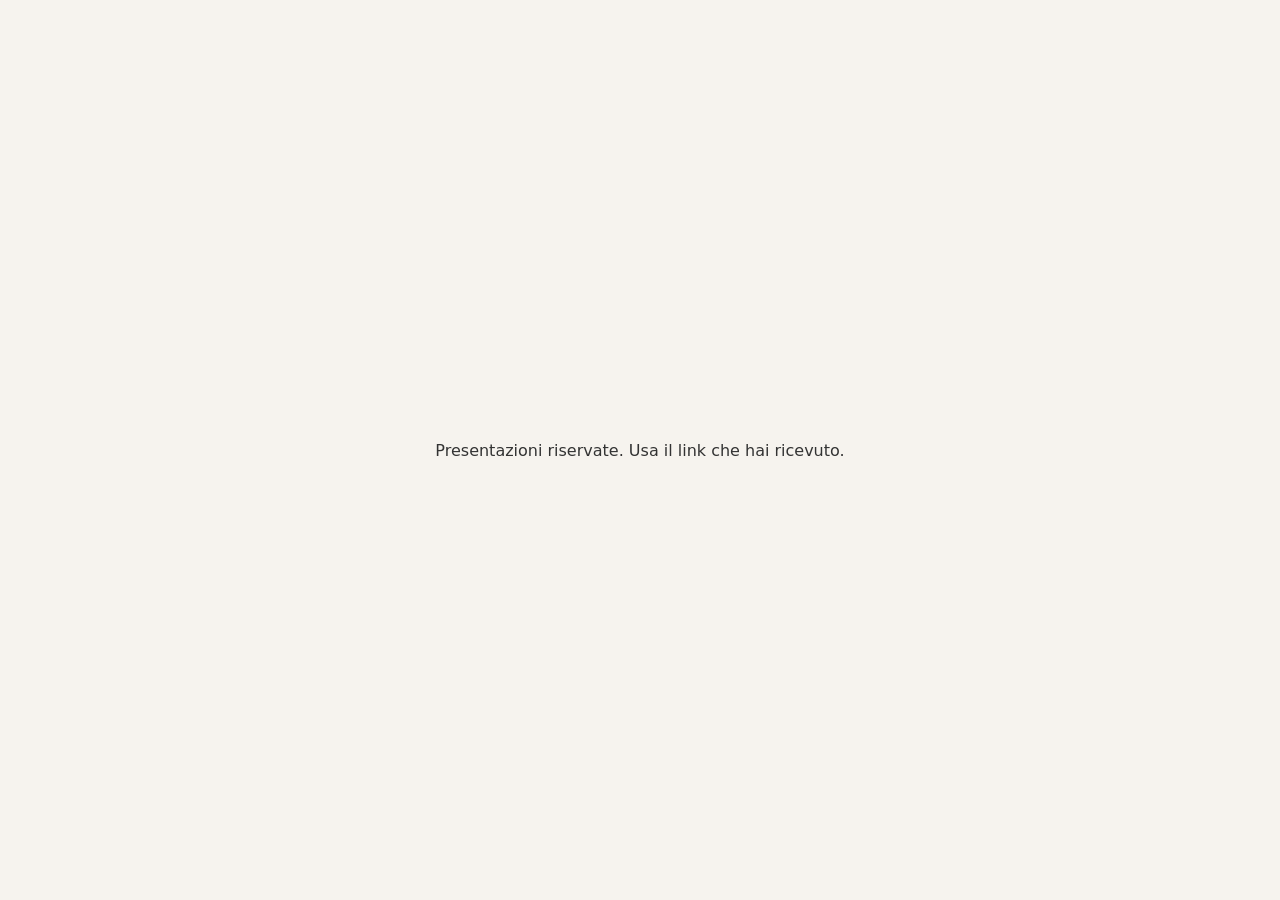
<file: index.html>
<!DOCTYPE html><html lang="it"><head><meta charset="utf-8"><meta name="viewport" content="width=device-width,initial-scale=1"><meta name="robots" content="noindex,nofollow"><title>Presentazioni</title>
<style>body{margin:0;min-height:100vh;display:grid;place-items:center;font-family:system-ui,sans-serif;background:#f6f3ee;color:#333}</style></head>
<body><p>Presentazioni riservate. Usa il link che hai ricevuto.</p></body></html>
</file>
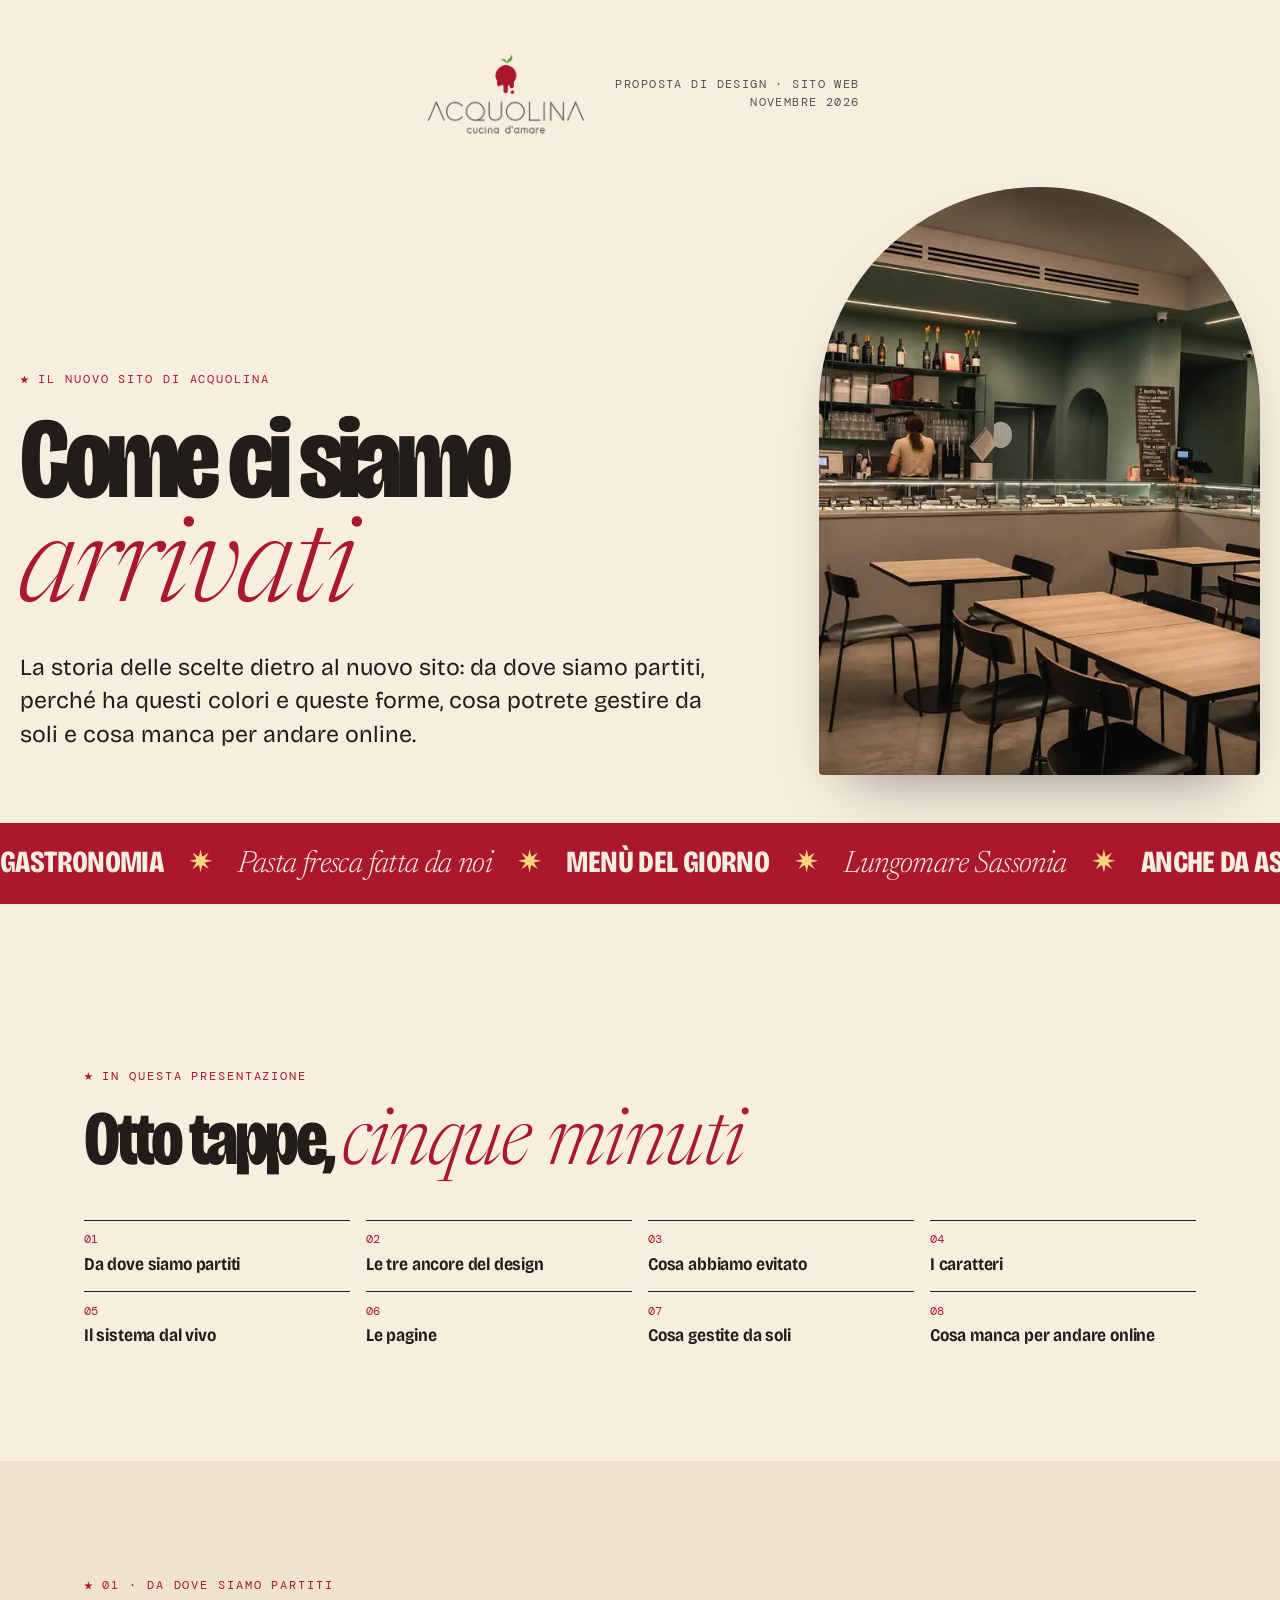
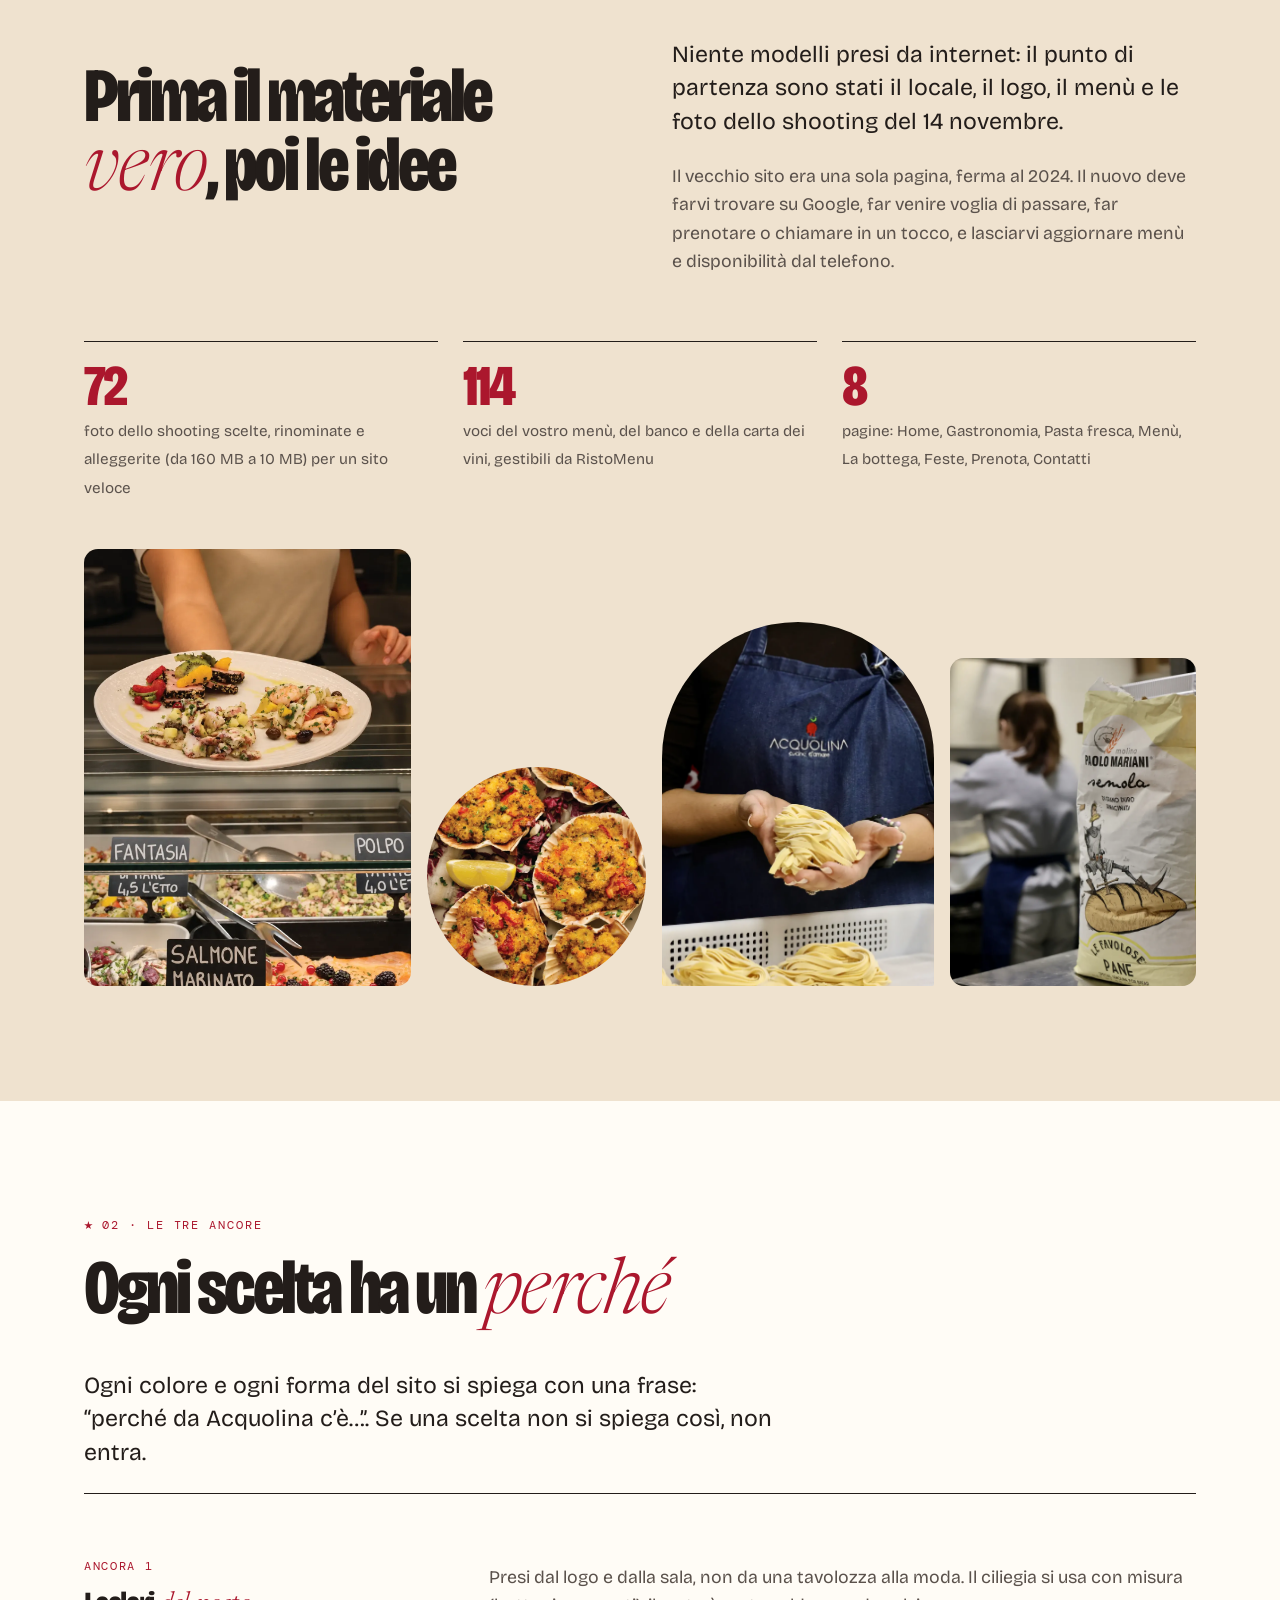
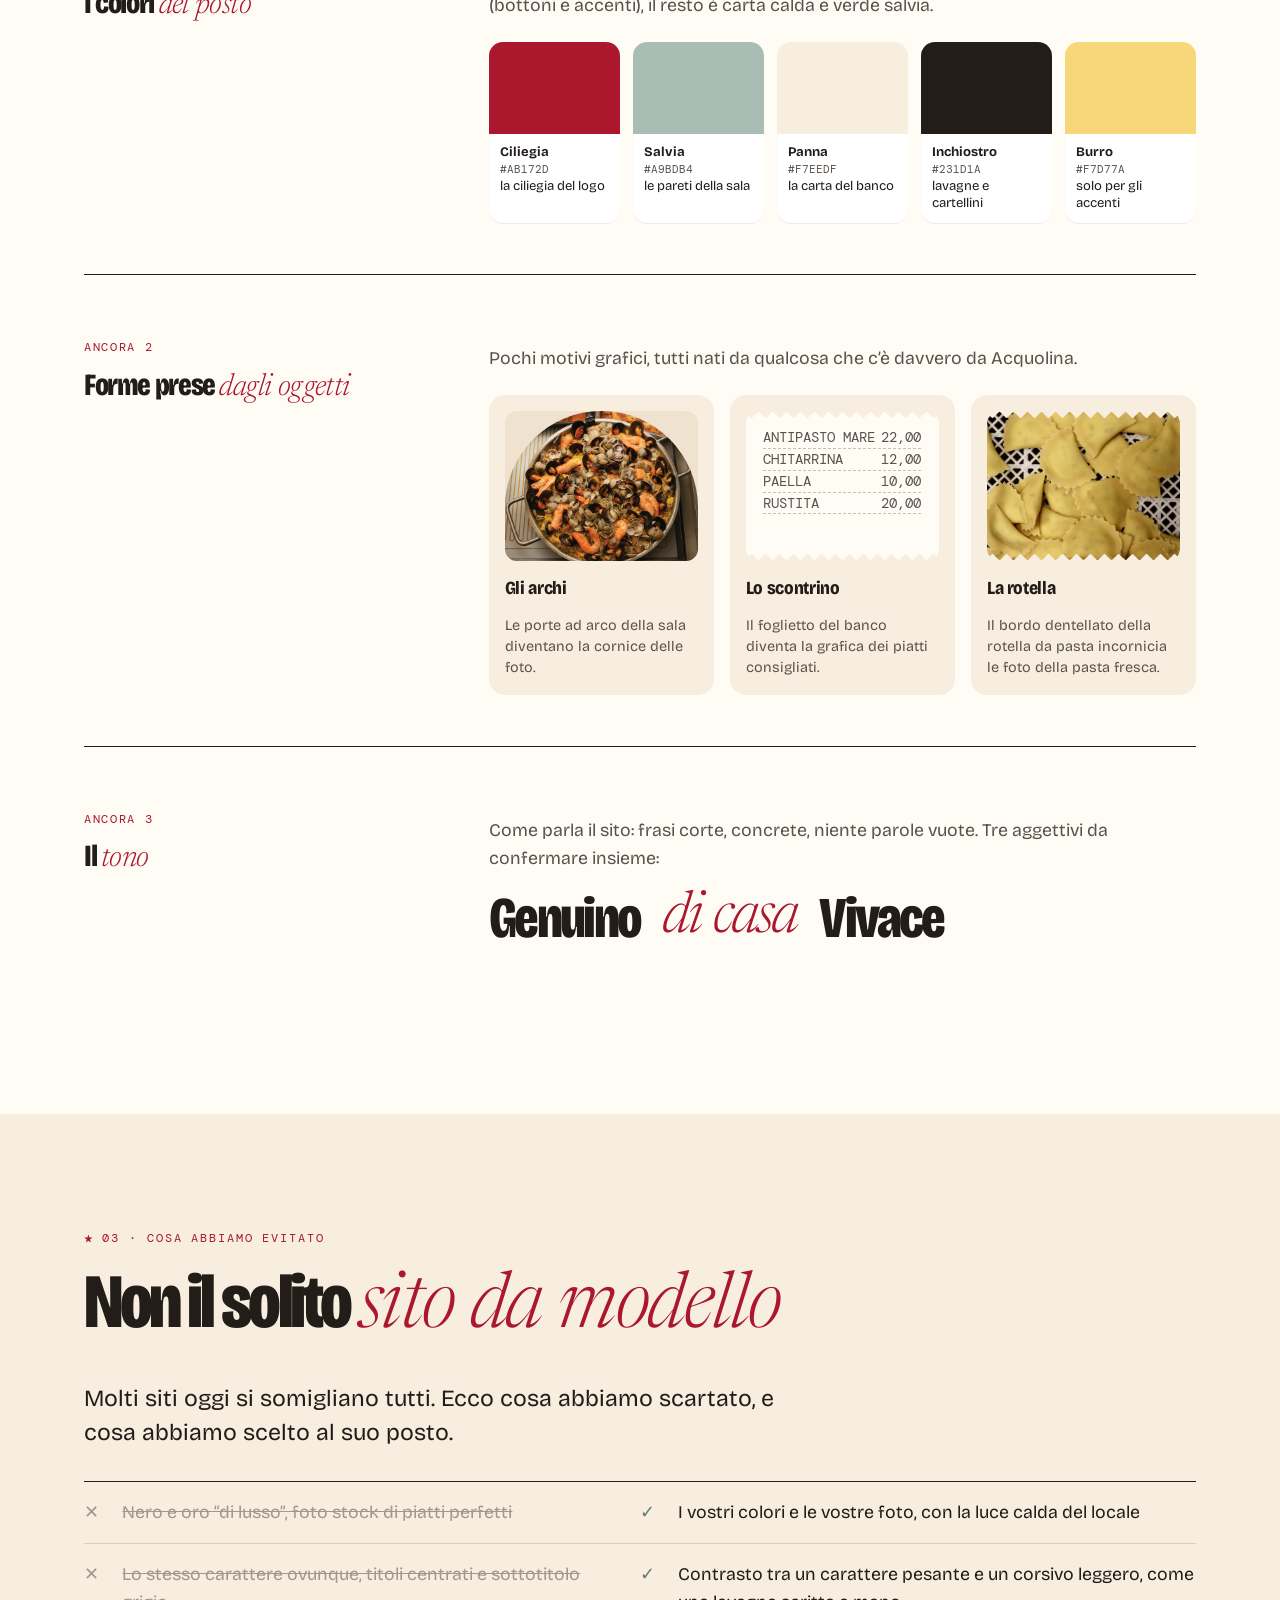
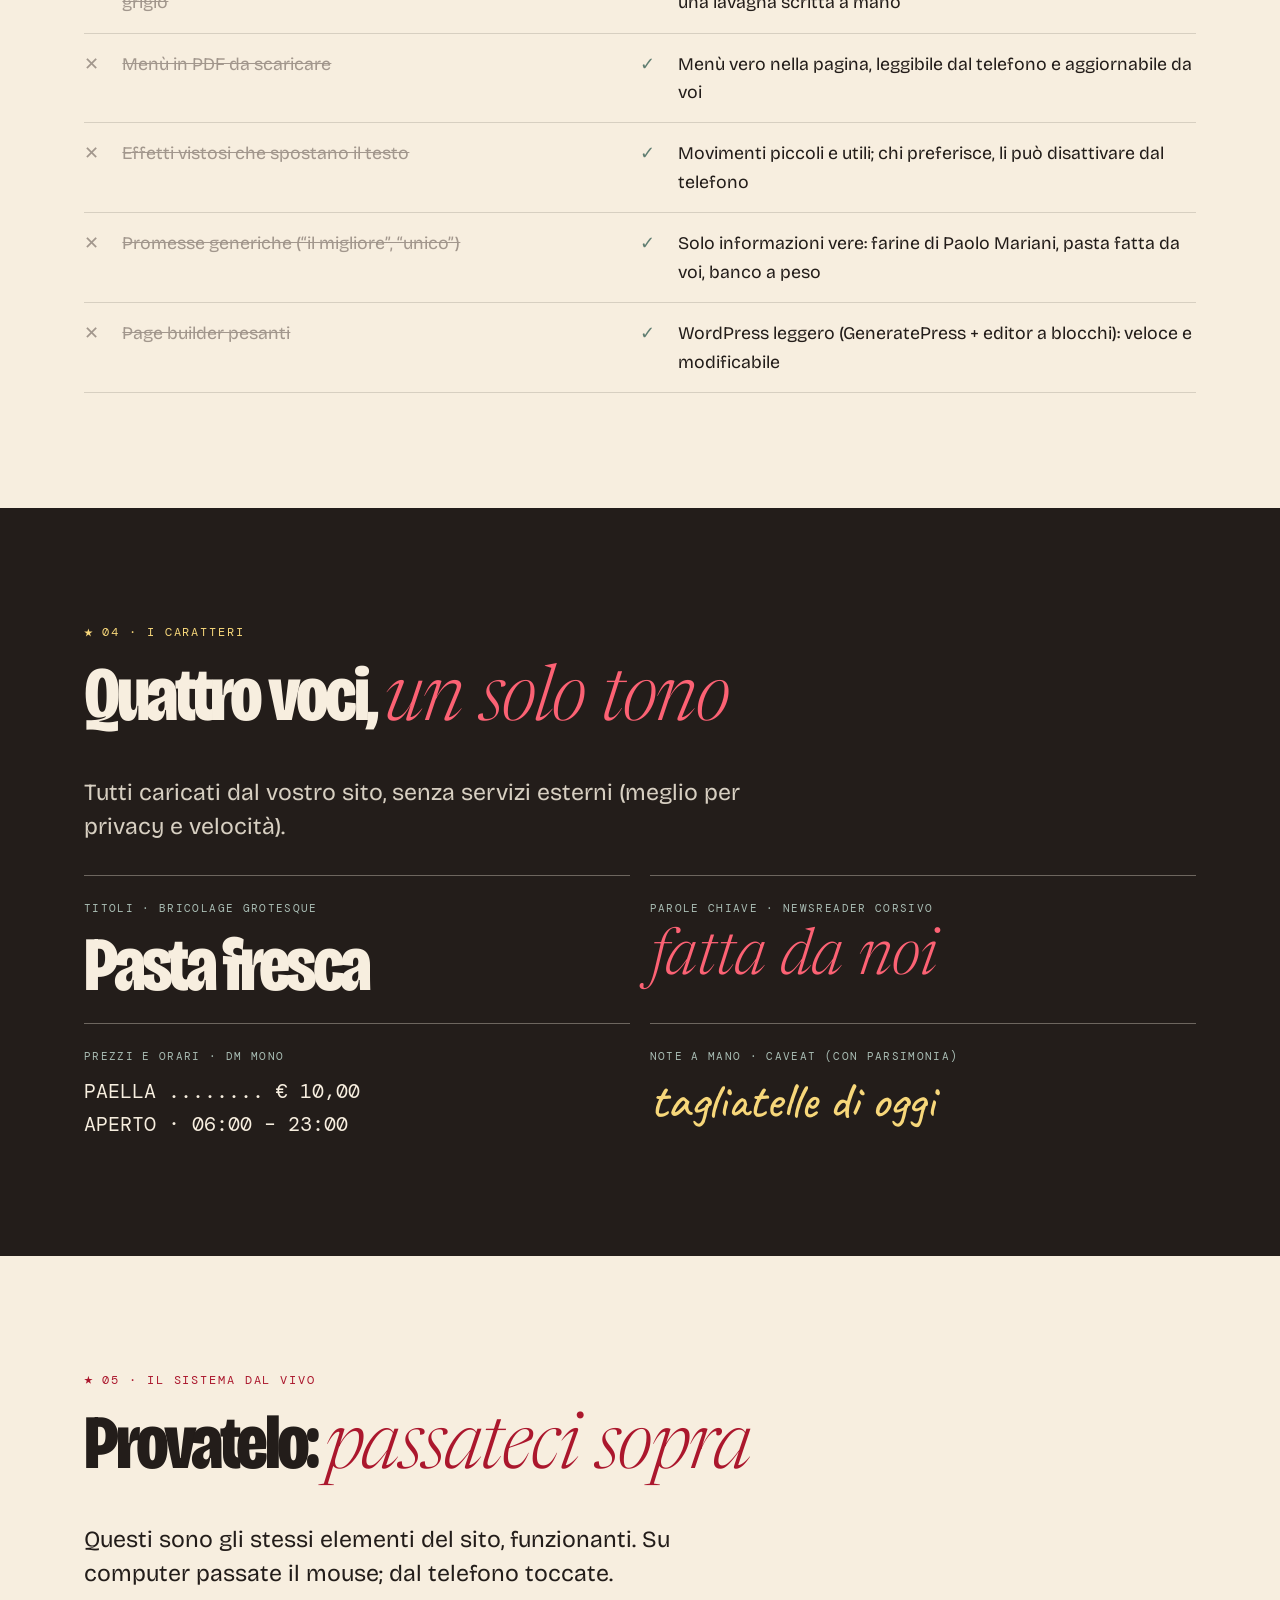
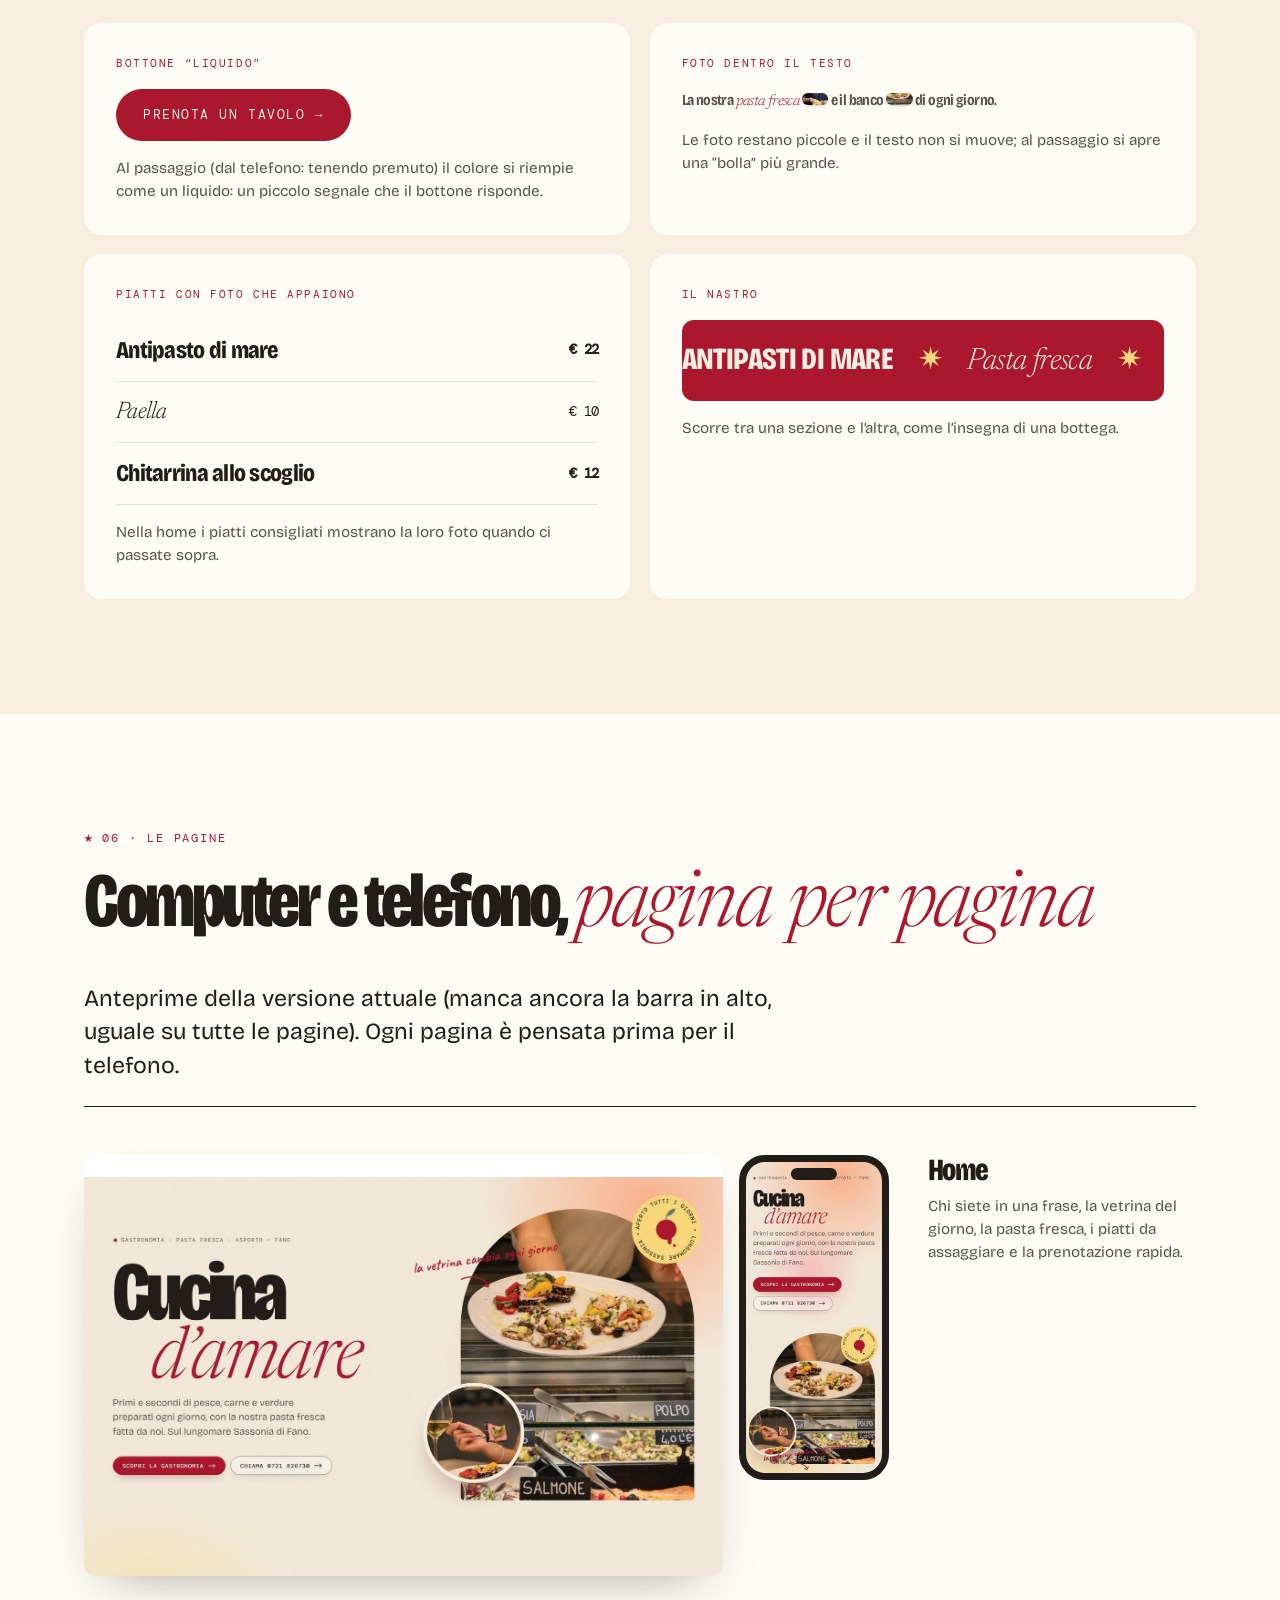
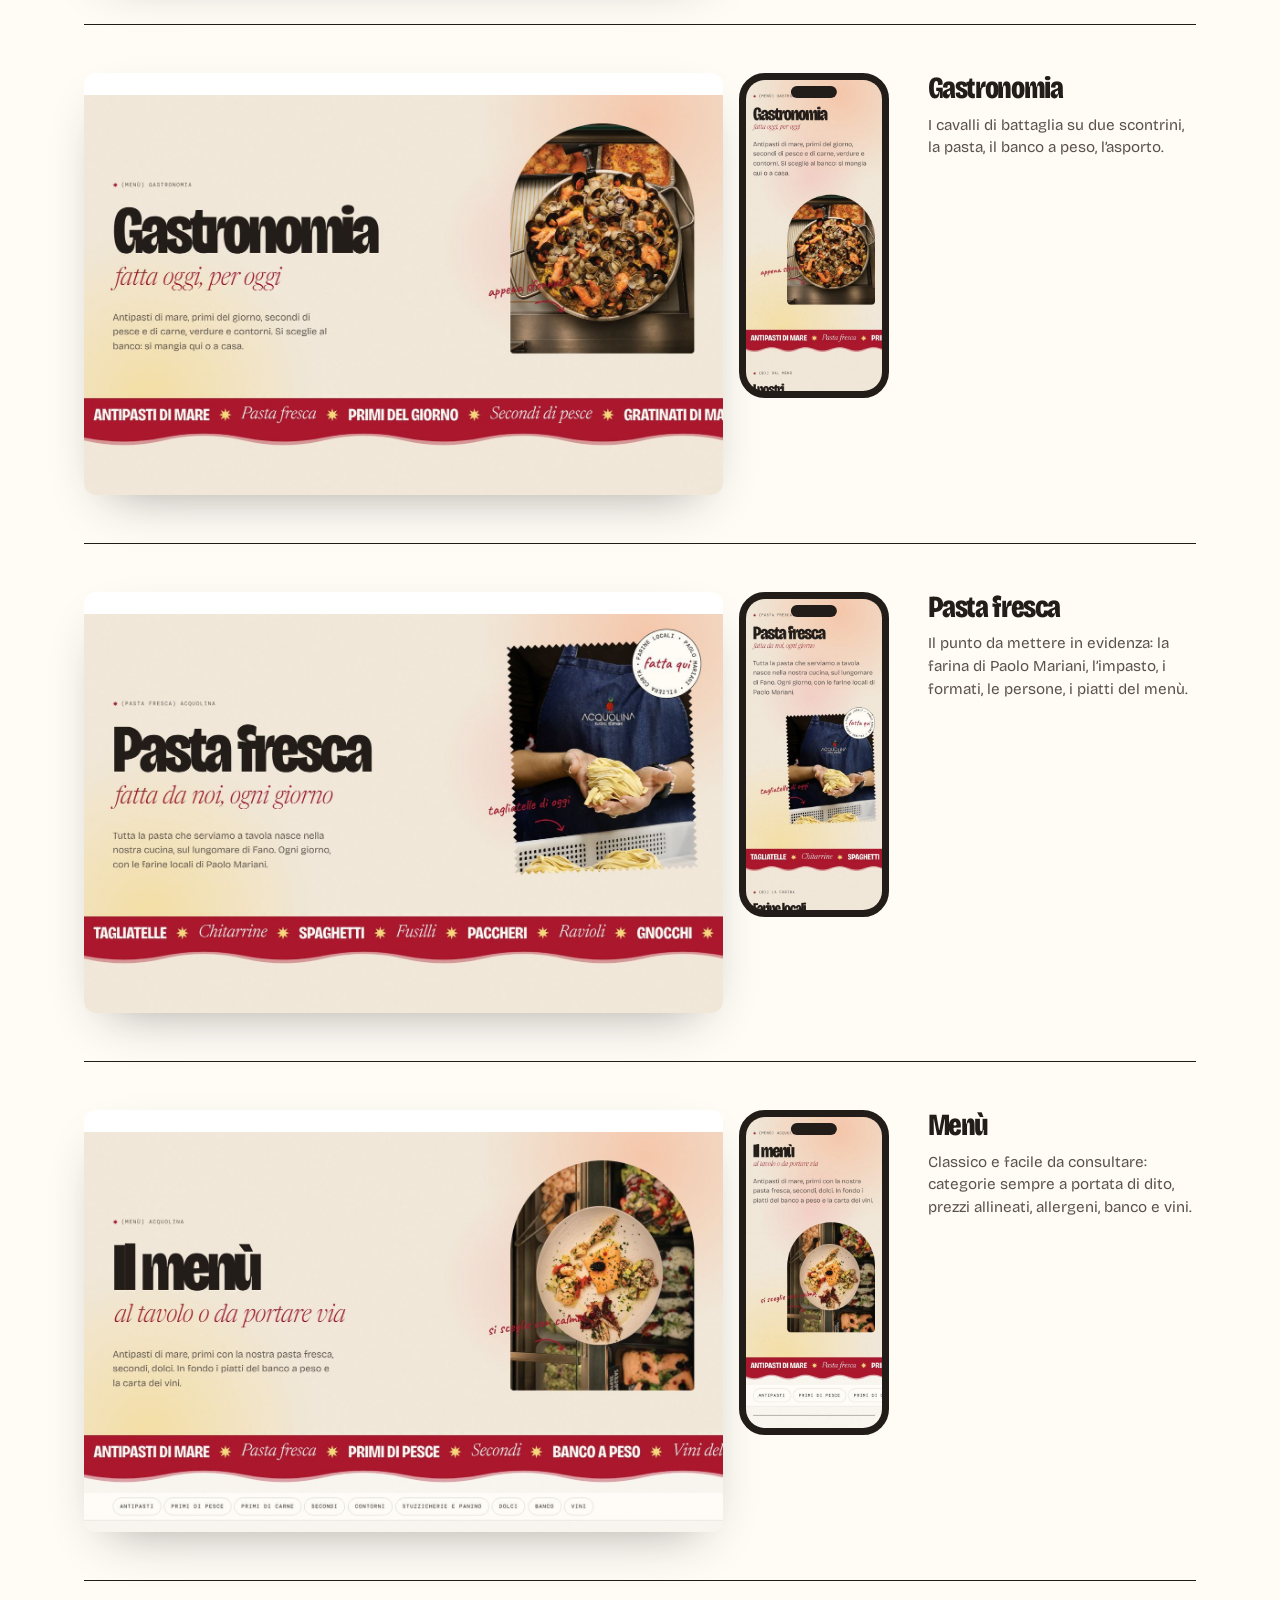
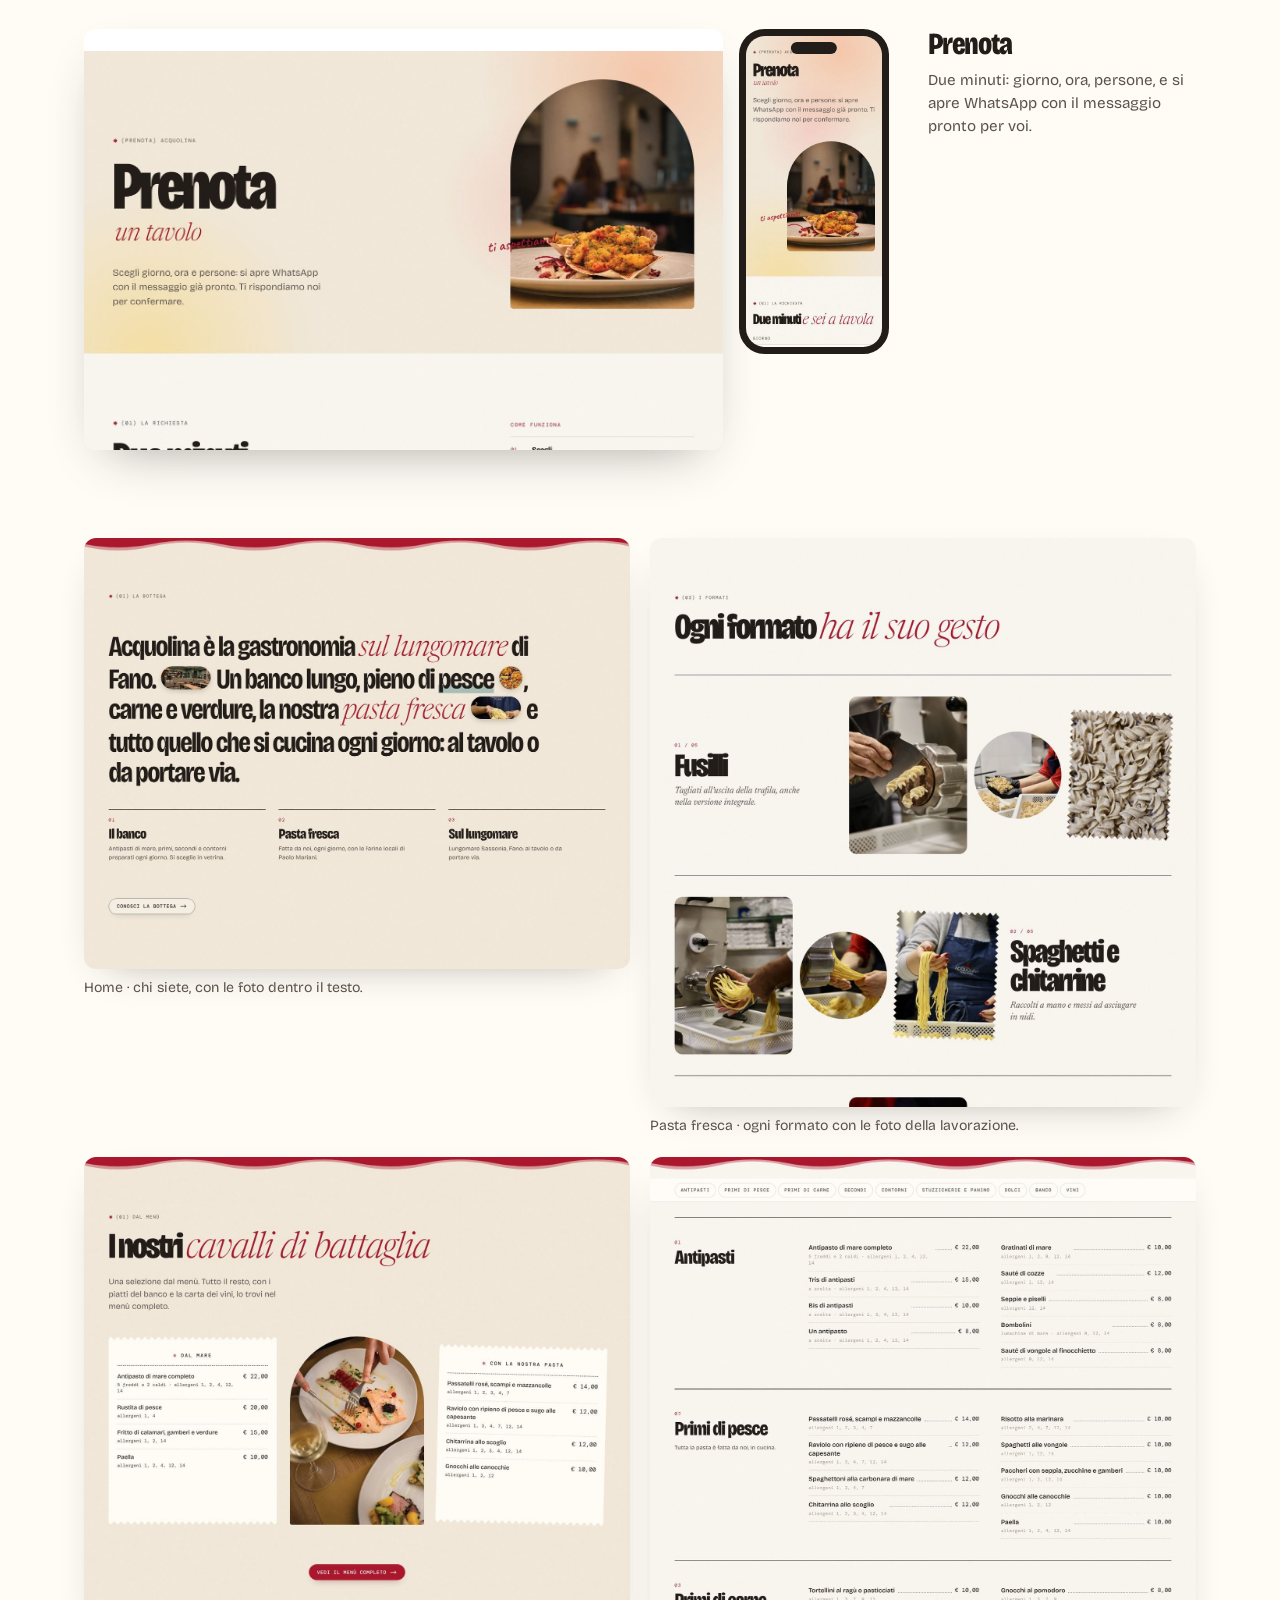
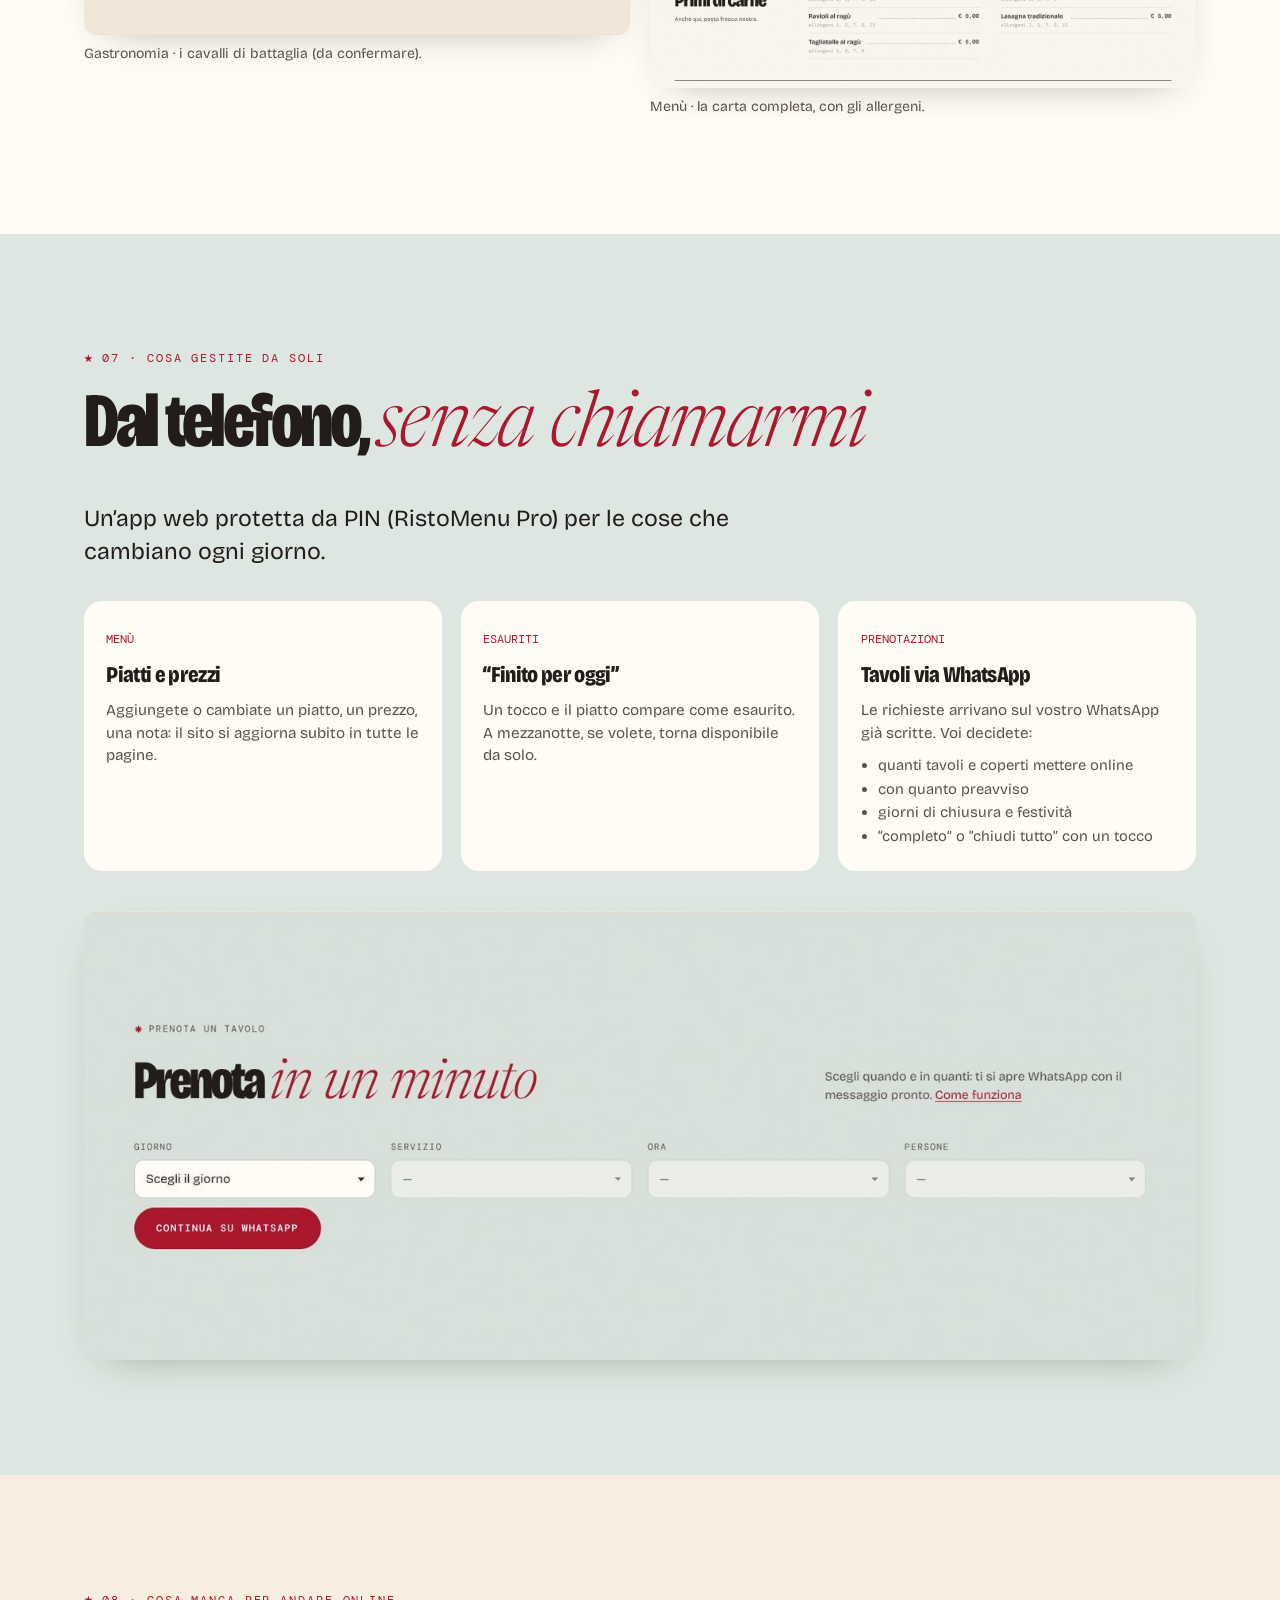
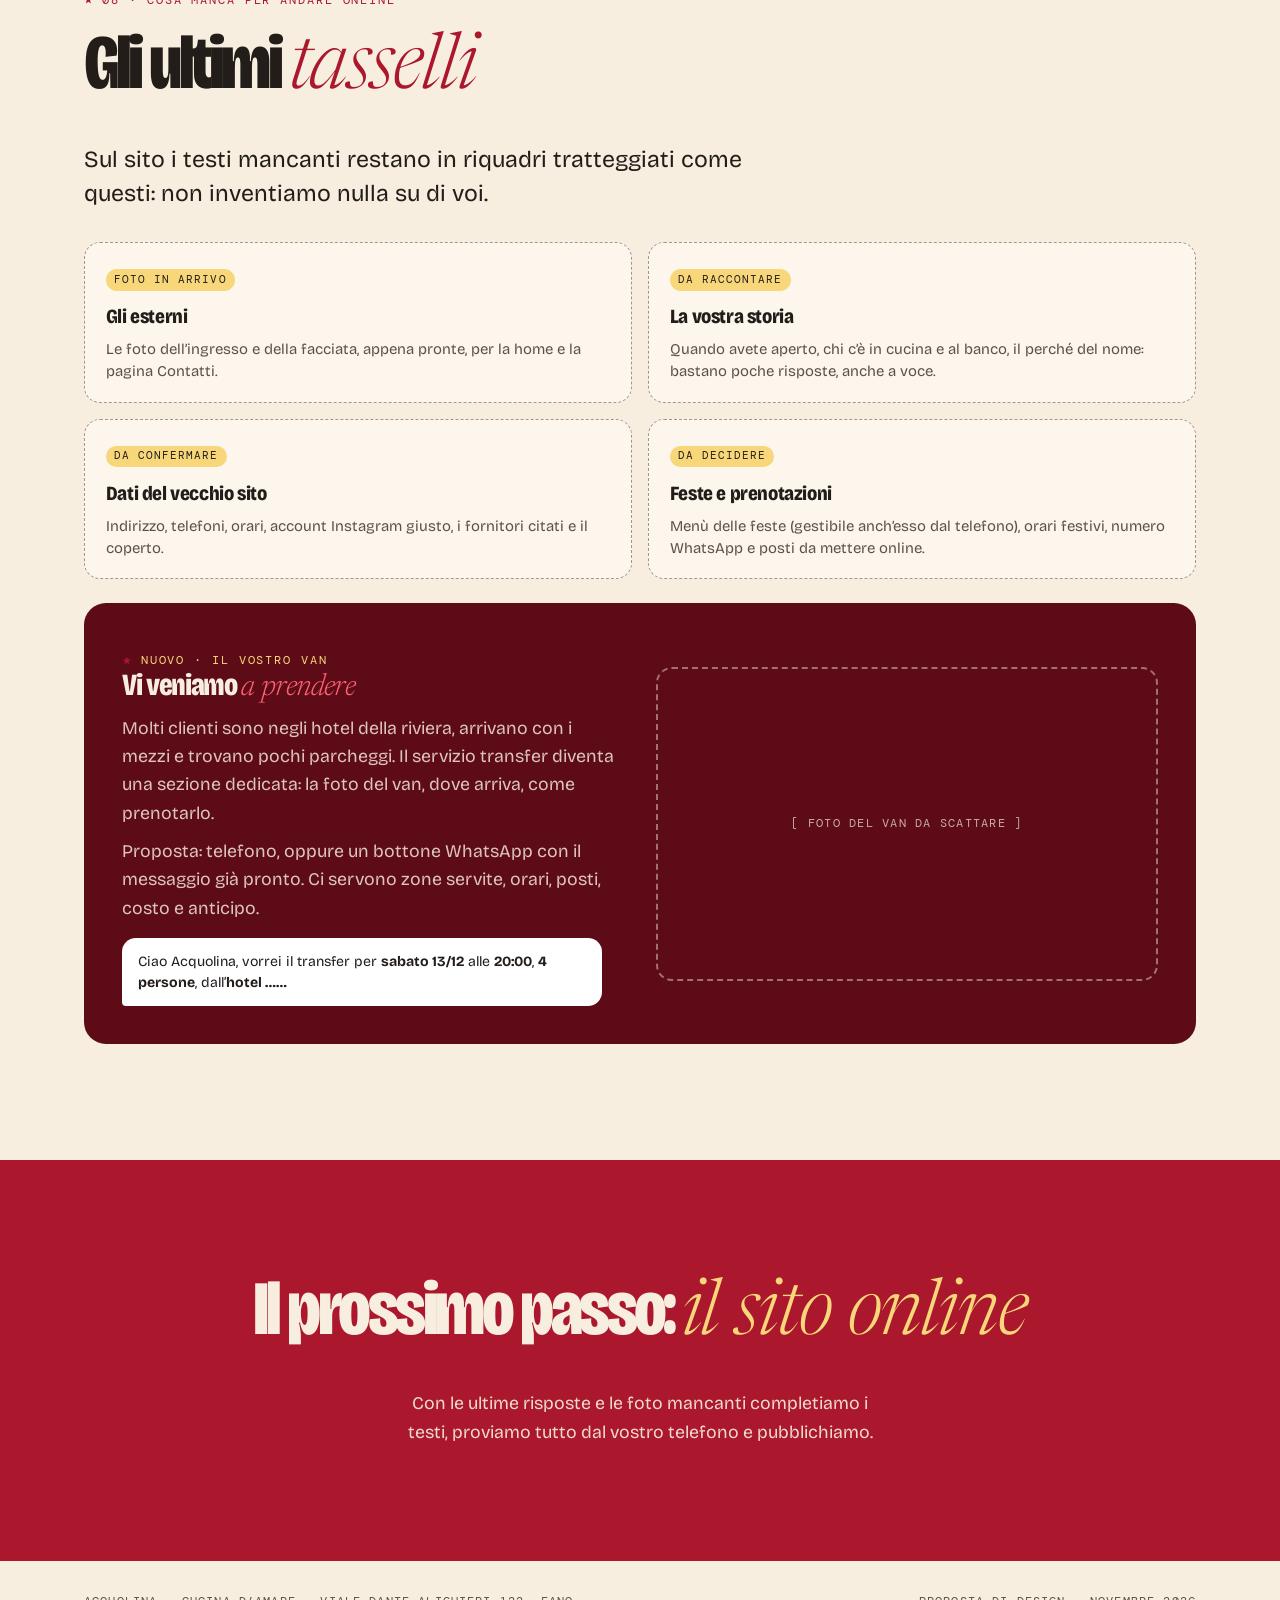
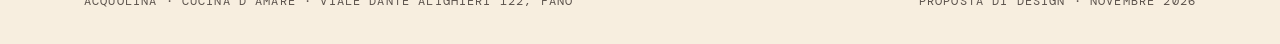
<file: acquolina/index.html>
<!DOCTYPE html>
<html lang="it">
<head>
<meta charset="utf-8">
<meta name="viewport" content="width=device-width, initial-scale=1">
<meta name="robots" content="noindex, nofollow">
<title>Acquolina · il design del nuovo sito</title>
<link rel="stylesheet" href="fonts/fonts.css">
<style>
:root{
	--panna:#f7eedf;--panna-2:#efe2cf;--carta:#fffcf6;
	--ink:#231d1a;--ink-2:#5b524c;--ink-3:#a2978d;
	--ciliegia:#ab172d;--ciliegia-2:#9a1428;--ciliegia-3:#5e0b18;
	--salvia:#a9bdb4;--salvia-2:#dde6e0;--salvia-3:#5f7d71;
	--burro:#f7d77a;--corallo:#fc6274;
	--sans:'Bricolage Grotesque',system-ui,sans-serif;--serif:'Newsreader',Georgia,serif;--mono:'DM Mono',ui-monospace,monospace;--hand:'Caveat',cursive;
	--pad:clamp(1.25rem,5vw,5rem);--max:1240px;
}
*{box-sizing:border-box}
html{scroll-behavior:smooth}
body{margin:0;background:var(--panna);color:var(--ink);font-family:var(--sans);font-size:clamp(1rem,.95rem + .2vw,1.12rem);line-height:1.6;-webkit-font-smoothing:antialiased}
img{max-width:100%;display:block}
a{color:var(--ciliegia)}
.wrap{max-width:var(--max);margin:0 auto;padding:0 var(--pad)}
section{padding:clamp(4rem,9vw,8rem) 0;position:relative}
.kick{font-family:var(--mono);font-size:.74rem;letter-spacing:.16em;text-transform:uppercase;color:var(--ciliegia);display:flex;gap:.6rem;align-items:center;margin:0 0 1.2rem}
.kick::before{content:"";width:.55rem;height:.55rem;background:var(--ciliegia);clip-path:polygon(50% 0,61% 35%,98% 35%,68% 57%,79% 91%,50% 70%,21% 91%,32% 57%,2% 35%,39% 35%)}
h1,h2,h3{margin:0;font-weight:800;font-stretch:76%;letter-spacing:-.045em;line-height:.9}
h1{font-size:clamp(3.2rem,9vw,8.4rem)}
h2{font-size:clamp(2.4rem,6vw,5.4rem);margin-bottom:clamp(1.5rem,3vw,2.5rem)}
h3{font-size:clamp(1.5rem,2.4vw,2.2rem);line-height:1}
h1 em,h2 em,h3 em{font-family:var(--serif);font-style:italic;font-weight:300;font-stretch:normal;letter-spacing:-.02em;color:var(--ciliegia)}
.lead{font-size:clamp(1.15rem,1rem + .6vw,1.45rem);line-height:1.45;max-width:46ch;color:var(--ink)}
.muted{color:var(--ink-2)}
.hand{font-family:var(--hand);font-size:1.6rem;color:var(--ciliegia);line-height:1.1}
.grid2{display:grid;grid-template-columns:minmax(0,1fr) minmax(0,1fr);gap:clamp(2rem,5vw,5rem);align-items:center}
.rule{border:0;border-top:1px solid var(--ink);margin:0}

/* copertina */
.cover{min-height:100vh;display:grid;align-content:space-between;padding:clamp(1.5rem,4vw,3rem) 0;overflow:hidden;background:var(--panna)}
.cover__top{display:flex;justify-content:space-between;align-items:center;gap:1rem}
.cover__top img{width:clamp(130px,14vw,190px)}
.cover__meta{font-family:var(--mono);font-size:.74rem;letter-spacing:.12em;text-transform:uppercase;color:var(--ink-2);text-align:right}
.cover__main{display:grid;grid-template-columns:minmax(0,1.25fr) minmax(0,.75fr);gap:clamp(2rem,5vw,5rem);align-items:end;padding:3rem 0}
.cover__arch{border-radius:999px 999px 18px 18px;overflow:hidden;aspect-ratio:3/4;box-shadow:0 30px 60px -30px rgba(35,29,26,.5)}
.cover__arch img{width:100%;height:100%;object-fit:cover}
.ribbon{background:var(--ciliegia);color:var(--panna);overflow:hidden;white-space:nowrap;padding:.9rem 0;font-weight:800;font-stretch:76%;font-size:clamp(1.3rem,2.4vw,2rem);letter-spacing:-.02em;text-transform:uppercase}
.ribbon span{display:inline-block;animation:scroll 32s linear infinite}
.ribbon i{font-style:normal;color:var(--burro);margin:0 1.2rem}
.ribbon em{font-family:var(--serif);font-weight:300;text-transform:none;font-stretch:normal}
@keyframes scroll{to{transform:translateX(-50%)}}

/* indice */
.toc{display:grid;grid-template-columns:repeat(4,minmax(0,1fr));gap:1rem;counter-reset:t;list-style:none;padding:0;margin:2rem 0 0}
.toc li{border-top:1px solid var(--ink);padding-top:.8rem;font-weight:650;font-stretch:88%;letter-spacing:-.01em;line-height:1.25}
.toc li::before{counter-increment:t;content:counter(t,decimal-leading-zero);display:block;font-family:var(--mono);font-size:.72rem;color:var(--ciliegia);font-weight:400;margin-bottom:.3rem}

/* partenza */
.facts{display:grid;grid-template-columns:repeat(3,minmax(0,1fr));gap:clamp(1rem,2vw,2rem);margin-top:3rem}
.fact{border-top:1px solid var(--ink);padding-top:1rem}
.fact b{display:block;font-size:clamp(2.4rem,4.5vw,4rem);font-weight:800;font-stretch:76%;letter-spacing:-.05em;line-height:1;color:var(--ciliegia)}
.fact span{color:var(--ink-2);font-size:.95rem}
.photostrip{display:grid;grid-template-columns:1.2fr .8fr 1fr .9fr;gap:1rem;margin-top:3rem;align-items:end}
.photostrip img{width:100%;object-fit:cover;border-radius:14px;aspect-ratio:3/4}
.photostrip img:nth-child(2){border-radius:999px;aspect-ratio:1}
.photostrip img:nth-child(3){border-radius:999px 999px 14px 14px}

/* ancore */
.anchors{background:var(--carta)}
.anchor{display:grid;grid-template-columns:minmax(0,4fr) minmax(0,8fr);gap:clamp(1.5rem,4vw,4rem);padding:clamp(2rem,4vw,3.5rem) 0;border-top:1px solid var(--ink)}
.anchor__num{font-family:var(--mono);font-size:.75rem;color:var(--ciliegia);letter-spacing:.14em}
.swatches{display:grid;grid-template-columns:repeat(5,minmax(0,1fr));gap:.8rem;margin-top:1.4rem}
.sw{border-radius:14px;overflow:hidden;background:#fff;box-shadow:0 1px 0 rgba(0,0,0,.06)}
.sw i{display:block;height:92px}
.sw p{margin:0;padding:.6rem .7rem .7rem;font-size:.82rem;line-height:1.3}
.sw p b{display:block;font-weight:700}
.sw p small{font-family:var(--mono);font-size:.68rem;color:var(--ink-2)}
.motifs{display:grid;grid-template-columns:repeat(3,minmax(0,1fr));gap:1rem;margin-top:1.4rem}
.motif{background:var(--panna);border-radius:16px;padding:1rem;display:grid;gap:.8rem;align-content:start}
.motif .demo{height:150px;border-radius:12px;overflow:hidden;position:relative;background:var(--panna-2)}
.motif .demo img{width:100%;height:100%;object-fit:cover}
.demo--arch img{border-radius:999px 999px 0 0}
.demo--receipt{background:var(--carta)!important;padding:1rem 1.1rem;font-family:var(--mono);font-size:.72rem;line-height:1.7;-webkit-mask:conic-gradient(from -45deg at bottom,#0000,#000 1deg 89deg,#0000 90deg) 50% 100%/14px 51% repeat-x,conic-gradient(from 135deg at top,#0000,#000 1deg 89deg,#0000 90deg) 50% 0/14px 51% repeat-x;mask:conic-gradient(from -45deg at bottom,#0000,#000 1deg 89deg,#0000 90deg) 50% 100%/14px 51% repeat-x,conic-gradient(from 135deg at top,#0000,#000 1deg 89deg,#0000 90deg) 50% 0/14px 51% repeat-x}
.demo--receipt div{display:flex;justify-content:space-between;border-bottom:1px dashed #cdbfae}
.demo--pinked{-webkit-mask:conic-gradient(from -45deg at bottom,#0000,#000 1deg 89deg,#0000 90deg) 50% 100%/14px 51% repeat-x,conic-gradient(from 135deg at top,#0000,#000 1deg 89deg,#0000 90deg) 50% 0/14px 51% repeat-x;mask:conic-gradient(from -45deg at bottom,#0000,#000 1deg 89deg,#0000 90deg) 50% 100%/14px 51% repeat-x,conic-gradient(from 135deg at top,#0000,#000 1deg 89deg,#0000 90deg) 50% 0/14px 51% repeat-x}
.motif b{font-size:1.15rem;font-weight:750;font-stretch:85%;letter-spacing:-.02em}
.motif span{font-size:.9rem;color:var(--ink-2);line-height:1.45}
.tone{display:flex;flex-wrap:wrap;gap:.6rem 1.4rem;margin-top:1rem;font-size:clamp(2rem,4.5vw,3.8rem);font-weight:800;font-stretch:76%;letter-spacing:-.045em;line-height:1}
.tone em{font-family:var(--serif);font-weight:300;font-stretch:normal;color:var(--ciliegia)}

/* evitato */
.avoid{display:grid;grid-template-columns:minmax(0,1fr) minmax(0,1fr);gap:0;border-top:1px solid var(--ink)}
.avoid div{padding:1rem 0;border-bottom:1px solid rgba(35,29,26,.15);display:grid;grid-template-columns:2rem minmax(0,1fr);gap:.4rem}
.avoid div:nth-child(odd){padding-right:2rem}
.avoid .x{color:var(--ink-3);font-family:var(--mono)}
.avoid .ok{color:var(--salvia-3);font-family:var(--mono)}
.avoid s{color:var(--ink-3)}

/* tipografia */
.type{background:var(--ink);color:var(--panna)}
.type .kick{color:var(--burro)}.type .kick::before{background:var(--burro)}
.type h2 em{color:var(--corallo)}
.specimen{display:grid;grid-template-columns:repeat(2,minmax(0,1fr));gap:1.2rem;margin-top:2rem}
.spec{border-top:1px solid rgba(247,238,223,.35);padding-top:1rem}
.spec small{font-family:var(--mono);font-size:.7rem;letter-spacing:.12em;text-transform:uppercase;color:var(--salvia)}
.spec p{margin:.4rem 0 0;line-height:1}
.spec .a{font-size:clamp(3rem,6vw,5.6rem);font-weight:800;font-stretch:75%;letter-spacing:-.05em}
.spec .b{font-family:var(--serif);font-style:italic;font-weight:300;font-size:clamp(2.6rem,5vw,4.6rem);color:var(--corallo)}
.spec .c{font-family:var(--mono);font-size:clamp(1.1rem,1.6vw,1.4rem);line-height:1.6}
.spec .d{font-family:var(--hand);font-size:clamp(2.4rem,4vw,3.6rem);color:var(--burro)}

/* sistema dal vivo */
.live{display:grid;grid-template-columns:repeat(2,minmax(0,1fr));gap:1.2rem}
.card{background:var(--carta);border-radius:18px;padding:clamp(1.2rem,2.5vw,2rem);display:grid;gap:1rem;align-content:start}
.card small{font-family:var(--mono);font-size:.7rem;letter-spacing:.14em;text-transform:uppercase;color:var(--ciliegia)}
.card p{margin:0;color:var(--ink-2);font-size:.95rem;line-height:1.5}
.btn{position:relative;overflow:hidden;isolation:isolate;display:inline-flex;align-items:center;gap:.6rem;padding:1rem 1.7rem;border-radius:999px;background:var(--ciliegia);color:var(--panna);font-family:var(--mono);font-size:.8rem;letter-spacing:.12em;text-transform:uppercase;text-decoration:none;width:max-content}
.btn::before{content:"";position:absolute;z-index:-1;left:-10%;right:-10%;top:100%;height:220%;background:var(--ciliegia-3);border-radius:45% 55% 0 0/30% 30% 0 0;transition:top .6s cubic-bezier(.2,.8,.2,1)}
.btn:hover::before,.btn.is-on::before{top:-40%}
.btn:active{scale:.97}
.chiptext{font-size:clamp(1.7rem,3vw,2.6rem);font-weight:650;font-stretch:82%;letter-spacing:-.04em;line-height:1.1;margin:0}
.chiptext em{font-family:var(--serif);font-weight:300;font-stretch:normal;color:var(--ciliegia)}
.chip{position:relative;display:inline-block;width:1.75em;height:.8em;vertical-align:-.02em;border-radius:99px;box-shadow:0 .08em .25em -.08em rgba(35,29,26,.35);cursor:zoom-in}
.chip img{width:100%;height:100%;object-fit:cover;border-radius:inherit}
.chip::after{content:"";position:absolute;z-index:5;left:50%;bottom:calc(100% + .18em);width:220px;aspect-ratio:4/3;border-radius:14px;background:var(--src) center/cover;border:5px solid var(--carta);box-shadow:0 24px 50px -18px rgba(35,29,26,.55);opacity:0;translate:-50% 12px;scale:.35;transform-origin:50% 100%;pointer-events:none;transition:opacity .3s,scale .45s,translate .45s}
.chip:hover::after,.chip.is-on::after{opacity:1;scale:1;translate:-50% 0}
.mini-ribbon{border-radius:12px}
.pan{display:grid;gap:0}
.pan div{display:grid;grid-template-columns:minmax(0,1fr) auto;padding:.7rem 0;border-bottom:1px solid rgba(35,29,26,.12);font-weight:750;font-stretch:82%;font-size:1.5rem;letter-spacing:-.03em;position:relative;cursor:default;transition:color .3s}
.pan div:nth-child(even){font-family:var(--serif);font-style:italic;font-weight:300;font-stretch:normal}
.pan div span{font-family:var(--mono);font-size:.85rem;font-style:normal;align-self:center}
.pan div:hover,.pan div.is-on{color:var(--ciliegia)}
.pan div img{position:absolute;right:5rem;top:50%;width:120px;height:120px;object-fit:cover;border-radius:50%;opacity:0;scale:.6;translate:0 -50%;transition:.35s;pointer-events:none;z-index:3}
.pan div:hover img,.pan div.is-on img{opacity:1;scale:1}

/* pagine */
.pages{background:var(--carta)}
.page{display:grid;grid-template-columns:minmax(0,9fr) minmax(0,3fr);gap:clamp(1rem,3vw,2.5rem);align-items:start;padding:clamp(2rem,4vw,3rem) 0;border-top:1px solid var(--ink)}
.page__shots{display:grid;grid-template-columns:minmax(0,1fr) 150px;gap:1rem;align-items:start}
.browser{border-radius:12px;overflow:hidden;box-shadow:0 20px 50px -25px rgba(35,29,26,.45);background:#fff}
.browser::before{content:"";display:block;height:22px;background:#ece5da radial-gradient(circle at 12px 11px,#e0614f 4px,transparent 5px) ,#ece5da radial-gradient(circle at 26px 11px,#e6b84b 4px,transparent 5px)}
.phone{position:relative;border-radius:26px;overflow:hidden;border:7px solid var(--ink);background:var(--ink);aspect-ratio:9/19.5}
.phone::before{content:"";position:absolute;z-index:2;top:6px;left:50%;translate:-50% 0;width:34%;height:12px;border-radius:99px;background:var(--ink)}
.phone img{width:100%;height:100%;object-fit:cover;object-position:top}
.page h3{margin-bottom:.6rem}
.page p{margin:0 0 .6rem;font-size:.95rem;line-height:1.5;color:var(--ink-2)}
.detail{margin-top:2.5rem;display:grid;grid-template-columns:repeat(2,minmax(0,1fr));gap:1.2rem}
.detail figure{margin:0}
.detail img{border-radius:12px;box-shadow:0 14px 40px -25px rgba(35,29,26,.45)}
.detail figcaption{font-size:.88rem;color:var(--ink-2);margin-top:.5rem}

/* gestione */
.manage{background:var(--salvia-2)}
.steps3{display:grid;grid-template-columns:repeat(3,minmax(0,1fr));gap:1.2rem;margin-top:2rem}
.step{background:var(--carta);border-radius:18px;padding:1.4rem}
.step b{display:block;font-size:1.4rem;font-weight:800;font-stretch:80%;letter-spacing:-.03em;margin:.3rem 0 .4rem}
.step small{font-family:var(--mono);color:var(--ciliegia);font-size:.75rem}
.step p{margin:0;font-size:.95rem;color:var(--ink-2);line-height:1.5}
.step ul{margin:.6rem 0 0;padding-left:1.1rem;font-size:.92rem;color:var(--ink-2)}

/* manca */
.todo{display:grid;grid-template-columns:repeat(2,minmax(0,1fr));gap:1rem}
.todo div{border:1.5px dashed var(--ink-3);border-radius:16px;padding:1.2rem 1.3rem;background:rgba(255,252,246,.6)}
.todo b{font-size:1.25rem;font-weight:780;font-stretch:84%;letter-spacing:-.02em;display:block;margin-bottom:.35rem}
.todo p{margin:0;font-size:.93rem;color:var(--ink-2);line-height:1.5}
.todo .tag{display:inline-block;font-family:var(--mono);font-size:.66rem;letter-spacing:.1em;text-transform:uppercase;background:var(--burro);padding:.15rem .5rem;border-radius:99px;margin-bottom:.6rem;color:var(--ink)}
.transfer{margin-top:1.5rem;display:grid;grid-template-columns:minmax(0,1fr) minmax(0,1fr);gap:2rem;align-items:center;background:var(--ciliegia-3);color:var(--panna);border-radius:22px;padding:clamp(1.5rem,3vw,2.5rem)}
.transfer h3 em{color:var(--corallo)}
.transfer p{color:rgba(247,238,223,.82);margin:.6rem 0 0}
.van{aspect-ratio:16/10;border:2px dashed rgba(247,238,223,.45);border-radius:16px;display:grid;place-items:center;text-align:center;font-family:var(--mono);font-size:.78rem;letter-spacing:.1em;text-transform:uppercase;color:rgba(247,238,223,.7);padding:1rem}
.wa{margin-top:1rem;background:#fff;color:var(--ink);border-radius:14px 14px 14px 4px;padding:.8rem 1rem;font-size:.88rem;line-height:1.5;max-width:30rem;font-family:var(--sans)}

.end{background:var(--ciliegia);color:var(--panna);text-align:center}
.end h2 em{color:var(--burro)}
.end p{max-width:40ch;margin:0 auto;opacity:.9}
footer{padding:2rem 0;font-family:var(--mono);font-size:.72rem;letter-spacing:.1em;text-transform:uppercase;color:var(--ink-2);display:flex;justify-content:space-between;gap:1rem;flex-wrap:wrap}

@media (prefers-reduced-motion:reduce){.ribbon span{animation:none}*{transition:none!important}}
@media (max-width:900px){
	.cover__main,.grid2,.anchor,.page,.transfer{grid-template-columns:minmax(0,1fr)}
	.cover__arch{max-width:320px}
	.toc{grid-template-columns:repeat(2,minmax(0,1fr))}
	.facts,.motifs,.steps3,.live,.specimen,.todo,.detail{grid-template-columns:minmax(0,1fr)}
	.swatches{grid-template-columns:repeat(3,minmax(0,1fr))}
	.photostrip{grid-template-columns:repeat(2,minmax(0,1fr))}
	.avoid{grid-template-columns:minmax(0,1fr)}.avoid div:nth-child(odd){padding-right:0}
	.page__shots{grid-template-columns:minmax(0,1fr)}
}
@media (max-width:700px){
	.page__shots .browser{display:none}
	.page__shots{justify-items:center}
	.phone{width:min(250px,72vw);max-height:440px;border-width:8px;border-radius:30px}
	.page{gap:1.2rem}
}

/* stampa / PDF: A4 orizzontale, una sezione per pagina dove possibile */
@page{size:A4 landscape;margin:0}
@media print{
	body{font-size:11pt;-webkit-print-color-adjust:exact;print-color-adjust:exact}
	section{padding:10mm 0;break-before:page}
	.cover{min-height:auto;height:auto;padding:10mm 0 0}
	.cover__arch{max-height:120mm;aspect-ratio:auto}
	.wrap{max-width:none;padding:0 14mm}
	.ribbon span{animation:none}
	.page,.anchor,.card,.step,.todo div,.transfer,.detail figure,.fact,.motif,.sw,.avoid div,.photostrip{break-inside:avoid}
	.page+.page{break-before:page}
	.page__shots{grid-template-columns:minmax(0,1fr) 200px}
	.detail{break-before:page}
	.chip::after,.pan div img{display:none}
	.print-note{display:block!important}
	.phone{max-height:none}
	.photostrip{margin-top:6mm}.photostrip img{aspect-ratio:4/3!important;border-radius:14px!important}
	.facts{margin-top:6mm}
}
.touch-hint{display:none;font-family:var(--mono);font-size:.7rem;letter-spacing:.1em;text-transform:uppercase;color:var(--ciliegia)}
@media (hover:none){
	.touch-hint{display:block}
	.btn{padding:1.35rem 2.4rem;font-size:.9rem;min-width:min(100%,19rem);justify-content:center;-webkit-user-select:none;user-select:none;-webkit-touch-callout:none;touch-action:manipulation}
	.btn::before{transition-duration:1.1s}
	.chip{cursor:pointer;-webkit-tap-highlight-color:transparent}
	.chip::after{width:min(220px,60vw)}
	.pan div{-webkit-tap-highlight-color:transparent}
	.pan div img{right:3.5rem;width:96px;height:96px}
}
@media (max-width:900px){
	.page__shots{grid-template-columns:minmax(0,1fr) 34%;align-items:center}
}
@media (max-width:560px){
	.page__shots{grid-template-columns:minmax(0,1fr)}
	.page__shots .browser{display:none}
	.page__shots .phone{width:52%;margin:0 auto}
}
.print-note{display:none;font-size:.85rem;color:var(--ink-2);font-style:italic}
</style>
</head>
<body>

<header class="cover">
	<div class="wrap cover__top">
		<img src="img/logo.png" alt="Acquolina – cucina d’amare">
		<div class="cover__meta">Proposta di design · sito web<br>Novembre 2026</div>
	</div>
	<div class="wrap cover__main">
		<div>
			<p class="kick">Il nuovo sito di Acquolina</p>
			<h1>Come ci siamo <em>arrivati</em></h1>
			<p class="lead" style="margin-top:1.5rem">La storia delle scelte dietro al nuovo sito: da dove siamo partiti, perché ha questi colori e queste forme, cosa potrete gestire da soli e cosa manca per andare online.</p>
		</div>
		<div class="cover__arch"><img src="img/sala-bancone-gastronomia-archi-fano.webp" alt="La sala di Acquolina con gli archi e le pareti salvia"></div>
	</div>
	<div class="ribbon" aria-hidden="true"><span>Gastronomia <i>✷</i> <em>Pasta fresca fatta da noi</em> <i>✷</i> Menù del giorno <i>✷</i> <em>Lungomare Sassonia</em> <i>✷</i> Anche da asporto <i>✷</i> Gastronomia <i>✷</i> <em>Pasta fresca fatta da noi</em> <i>✷</i> Menù del giorno <i>✷</i> <em>Lungomare Sassonia</em> <i>✷</i> Anche da asporto <i>✷</i>&nbsp;</span></div>
</header>

<section>
	<div class="wrap">
		<p class="kick">In questa presentazione</p>
		<h2>Otto tappe, <em>cinque minuti</em></h2>
		<ol class="toc">
			<li>Da dove siamo partiti</li><li>Le tre ancore del design</li><li>Cosa abbiamo evitato</li><li>I caratteri</li>
			<li>Il sistema dal vivo</li><li>Le pagine</li><li>Cosa gestite da soli</li><li>Cosa manca per andare online</li>
		</ol>
		<p class="print-note" style="margin-top:2rem">Questa è la versione stampabile. Le animazioni si vedono nella versione online della presentazione.</p>
	</div>
</section>

<section style="background:var(--panna-2)">
	<div class="wrap">
		<p class="kick">01 · Da dove siamo partiti</p>
		<div class="grid2">
			<h2>Prima il materiale <em>vero</em>, poi le idee</h2>
			<div>
				<p class="lead">Niente modelli presi da internet: il punto di partenza sono stati il locale, il logo, il menù e le foto dello shooting del 14 novembre.</p>
				<p class="muted">Il vecchio sito era una sola pagina, ferma al 2024. Il nuovo deve farvi trovare su Google, far venire voglia di passare, far prenotare o chiamare in un tocco, e lasciarvi aggiornare menù e disponibilità dal telefono.</p>
			</div>
		</div>
		<div class="facts">
			<div class="fact"><b>72</b><span>foto dello shooting scelte, rinominate e alleggerite (da 160 MB a 10 MB) per un sito veloce</span></div>
			<div class="fact"><b>114</b><span>voci del vostro menù, del banco e della carta dei vini, gestibili da RistoMenu</span></div>
			<div class="fact"><b>8</b><span>pagine: Home, Gastronomia, Pasta fresca, Menù, La bottega, Feste, Prenota, Contatti</span></div>
		</div>
		<div class="photostrip">
			<img src="img/gastronomia-vetrina-banco-cartellini-fano.webp" alt="Vetrina del banco">
			<img src="img/gastronomia-capesante-gratinate-dettaglio-fano.webp" alt="Capesante gratinate">
			<img src="img/pasta-fresca-tagliatelle-mani-fano.webp" alt="Tagliatelle fresche">
			<img src="img/pasta-fresca-farina-paolo-mariani-fano.webp" alt="Semola Paolo Mariani">
		</div>
	</div>
</section>

<section class="anchors">
	<div class="wrap">
		<p class="kick">02 · Le tre ancore</p>
		<h2>Ogni scelta ha un <em>perché</em></h2>
		<p class="lead">Ogni colore e ogni forma del sito si spiega con una frase: “perché da Acquolina c’è…”. Se una scelta non si spiega così, non entra.</p>

		<div class="anchor">
			<div><p class="anchor__num">ANCORA 1</p><h3>I colori <em>del posto</em></h3></div>
			<div>
				<p class="muted">Presi dal logo e dalla sala, non da una tavolozza alla moda. Il ciliegia si usa con misura (bottoni e accenti), il resto è carta calda e verde salvia.</p>
				<div class="swatches">
					<div class="sw"><i style="background:#ab172d"></i><p><b>Ciliegia</b><small>#AB172D</small><br>la ciliegia del logo</p></div>
					<div class="sw"><i style="background:#a9bdb4"></i><p><b>Salvia</b><small>#A9BDB4</small><br>le pareti della sala</p></div>
					<div class="sw"><i style="background:#f7eedf"></i><p><b>Panna</b><small>#F7EEDF</small><br>la carta del banco</p></div>
					<div class="sw"><i style="background:#231d1a"></i><p><b>Inchiostro</b><small>#231D1A</small><br>lavagne e cartellini</p></div>
					<div class="sw"><i style="background:#f7d77a"></i><p><b>Burro</b><small>#F7D77A</small><br>solo per gli accenti</p></div>
				</div>
			</div>
		</div>

		<div class="anchor">
			<div><p class="anchor__num">ANCORA 2</p><h3>Forme prese <em>dagli oggetti</em></h3></div>
			<div>
				<p class="muted">Pochi motivi grafici, tutti nati da qualcosa che c’è davvero da Acquolina.</p>
				<div class="motifs">
					<div class="motif"><div class="demo demo--arch"><img src="img/gastronomia-paella-pesce-teglia-fano.webp" alt=""></div><b>Gli archi</b><span>Le porte ad arco della sala diventano la cornice delle foto.</span></div>
					<div class="motif"><div class="demo demo--receipt"><div><span>ANTIPASTO MARE</span><span>22,00</span></div><div><span>CHITARRINA</span><span>12,00</span></div><div><span>PAELLA</span><span>10,00</span></div><div><span>RUSTITA</span><span>20,00</span></div></div><b>Lo scontrino</b><span>Il foglietto del banco diventa la grafica dei piatti consigliati.</span></div>
					<div class="motif"><div class="demo demo--pinked"><img src="img/pasta-fresca-ravioli-dettaglio-fano.webp" alt=""></div><b>La rotella</b><span>Il bordo dentellato della rotella da pasta incornicia le foto della pasta fresca.</span></div>
				</div>
			</div>
		</div>

		<div class="anchor">
			<div><p class="anchor__num">ANCORA 3</p><h3>Il <em>tono</em></h3></div>
			<div>
				<p class="muted">Come parla il sito: frasi corte, concrete, niente parole vuote. Tre aggettivi da confermare insieme:</p>
				<div class="tone"><span>Genuino</span><em>di casa</em><span>Vivace</span></div>
			</div>
		</div>
	</div>
</section>

<section>
	<div class="wrap">
		<p class="kick">03 · Cosa abbiamo evitato</p>
		<h2>Non il solito <em>sito da modello</em></h2>
		<p class="lead" style="margin-bottom:2rem">Molti siti oggi si somigliano tutti. Ecco cosa abbiamo scartato, e cosa abbiamo scelto al suo posto.</p>
		<div class="avoid">
			<div><span class="x">✕</span><s>Nero e oro “di lusso”, foto stock di piatti perfetti</s></div><div><span class="ok">✓</span>I vostri colori e le vostre foto, con la luce calda del locale</div>
			<div><span class="x">✕</span><s>Lo stesso carattere ovunque, titoli centrati e sottotitolo grigio</s></div><div><span class="ok">✓</span>Contrasto tra un carattere pesante e un corsivo leggero, come una lavagna scritta a mano</div>
			<div><span class="x">✕</span><s>Menù in PDF da scaricare</s></div><div><span class="ok">✓</span>Menù vero nella pagina, leggibile dal telefono e aggiornabile da voi</div>
			<div><span class="x">✕</span><s>Effetti vistosi che spostano il testo</s></div><div><span class="ok">✓</span>Movimenti piccoli e utili; chi preferisce, li può disattivare dal telefono</div>
			<div><span class="x">✕</span><s>Promesse generiche (“il migliore”, “unico”)</s></div><div><span class="ok">✓</span>Solo informazioni vere: farine di Paolo Mariani, pasta fatta da voi, banco a peso</div>
			<div><span class="x">✕</span><s>Page builder pesanti</s></div><div><span class="ok">✓</span>WordPress leggero (GeneratePress + editor a blocchi): veloce e modificabile</div>
		</div>
	</div>
</section>

<section class="type">
	<div class="wrap">
		<p class="kick">04 · I caratteri</p>
		<h2>Quattro voci, <em>un solo tono</em></h2>
		<p class="lead" style="color:rgba(247,238,223,.85)">Tutti caricati dal vostro sito, senza servizi esterni (meglio per privacy e velocità).</p>
		<div class="specimen">
			<div class="spec"><small>Titoli · Bricolage Grotesque</small><p class="a">Pasta fresca</p></div>
			<div class="spec"><small>Parole chiave · Newsreader corsivo</small><p class="b">fatta da noi</p></div>
			<div class="spec"><small>Prezzi e orari · DM Mono</small><p class="c">PAELLA ........ € 10,00<br>APERTO · 06:00 – 23:00</p></div>
			<div class="spec"><small>Note a mano · Caveat (con parsimonia)</small><p class="d">tagliatelle di oggi</p></div>
		</div>
	</div>
</section>

<section class="live-sec">
	<div class="wrap">
		<p class="kick">05 · Il sistema dal vivo</p>
		<h2>Provatelo: <em>passateci sopra</em></h2>
		<p class="lead" style="margin-bottom:2rem">Questi sono gli stessi elementi del sito, funzionanti. Su computer passate il mouse; dal telefono toccate.</p>
		<div class="live">
			<div class="card"><small>Bottone “liquido”</small><a class="btn" href="#manca">Prenota un tavolo →</a><span class="touch-hint">Tieni premuto il bottone</span><p>Al passaggio (dal telefono: tenendo premuto) il colore si riempie come un liquido: un piccolo segnale che il bottone risponde.</p></div>
			<div class="card"><small>Foto dentro il testo</small><p class="chiptext">La nostra <em>pasta fresca</em> <span class="chip" style="--src:url('img/pasta-fresca-tagliatelle-mani-fano.webp')"><img src="img/pasta-fresca-tagliatelle-mani-fano.webp" alt=""></span> e il banco <span class="chip" style="--src:url('img/gastronomia-vetrina-banco-cartellini-fano.webp')"><img src="img/gastronomia-vetrina-banco-cartellini-fano.webp" alt=""></span> di ogni giorno.</p><span class="touch-hint">Tocca le foto piccole</span><p>Le foto restano piccole e il testo non si muove; al passaggio si apre una “bolla” più grande.</p></div>
			<div class="card"><small>Piatti con foto che appaiono</small>
				<div class="pan">
					<div>Antipasto di mare<span>€ 22</span><img src="img/gastronomia-capesante-gratinate-dettaglio-fano.webp" alt=""></div>
					<div>Paella<span>€ 10</span><img src="img/gastronomia-paella-pesce-teglia-fano.webp" alt=""></div>
					<div>Chitarrina allo scoglio<span>€ 12</span><img src="img/pasta-fresca-ravioli-dettaglio-fano.webp" alt=""></div>
				</div><span class="touch-hint">Tocca un piatto</span><p>Nella home i piatti consigliati mostrano la loro foto quando ci passate sopra.</p></div>
			<div class="card"><small>Il nastro</small><div class="ribbon mini-ribbon" aria-hidden="true"><span>Antipasti di mare <i>✷</i> <em>Pasta fresca</em> <i>✷</i> Banco a peso <i>✷</i> <em>Vini delle Marche</em> <i>✷</i> Antipasti di mare <i>✷</i> <em>Pasta fresca</em> <i>✷</i> Banco a peso <i>✷</i> <em>Vini delle Marche</em> <i>✷</i>&nbsp;</span></div><p>Scorre tra una sezione e l’altra, come l’insegna di una bottega.</p></div>
		</div>
	</div>
</section>

<section class="pages">
	<div class="wrap">
		<p class="kick">06 · Le pagine</p>
		<h2>Computer e telefono, <em>pagina per pagina</em></h2>
		<p class="lead">Anteprime della versione attuale (manca ancora la barra in alto, uguale su tutte le pagine). Ogni pagina è pensata prima per il telefono.</p>

		<div class="page"><div class="page__shots"><div class="browser"><img src="img/home-desk.jpg" alt="Home, computer" loading="lazy"></div><div class="phone"><img src="img/home-mob.jpg" alt="Home, telefono" loading="lazy"></div></div>
			<div><h3>Home</h3><p>Chi siete in una frase, la vetrina del giorno, la pasta fresca, i piatti da assaggiare e la prenotazione rapida.</p></div></div>
		<div class="page"><div class="page__shots"><div class="browser"><img src="img/gastronomia-desk.jpg" alt="Gastronomia, computer" loading="lazy"></div><div class="phone"><img src="img/gastronomia-mob.jpg" alt="Gastronomia, telefono" loading="lazy"></div></div>
			<div><h3>Gastronomia</h3><p>I cavalli di battaglia su due scontrini, la pasta, il banco a peso, l’asporto.</p></div></div>
		<div class="page"><div class="page__shots"><div class="browser"><img src="img/pasta-fresca-desk.jpg" alt="Pasta fresca, computer" loading="lazy"></div><div class="phone"><img src="img/pasta-fresca-mob.jpg" alt="Pasta fresca, telefono" loading="lazy"></div></div>
			<div><h3>Pasta fresca</h3><p>Il punto da mettere in evidenza: la farina di Paolo Mariani, l’impasto, i formati, le persone, i piatti del menù.</p></div></div>
		<div class="page"><div class="page__shots"><div class="browser"><img src="img/menu-desk.jpg" alt="Menù, computer" loading="lazy"></div><div class="phone"><img src="img/menu-mob.jpg" alt="Menù, telefono" loading="lazy"></div></div>
			<div><h3>Menù</h3><p>Classico e facile da consultare: categorie sempre a portata di dito, prezzi allineati, allergeni, banco e vini.</p></div></div>
		<div class="page"><div class="page__shots"><div class="browser"><img src="img/prenota-desk.jpg" alt="Prenota, computer" loading="lazy"></div><div class="phone"><img src="img/prenota-mob.jpg" alt="Prenota, telefono" loading="lazy"></div></div>
			<div><h3>Prenota</h3><p>Due minuti: giorno, ora, persone, e si apre WhatsApp con il messaggio pronto per voi.</p></div></div>

		<div class="detail">
			<figure><img src="img/sec-manifesto.jpg" alt="" loading="lazy"><figcaption>Home · chi siete, con le foto dentro il testo.</figcaption></figure>
			<figure><img src="img/sec-formati.jpg" alt="" loading="lazy"><figcaption>Pasta fresca · ogni formato con le foto della lavorazione.</figcaption></figure>
			<figure><img src="img/sec-cavalli.jpg" alt="" loading="lazy"><figcaption>Gastronomia · i cavalli di battaglia (da confermare).</figcaption></figure>
			<figure><img src="img/sec-carta.jpg" alt="" loading="lazy"><figcaption>Menù · la carta completa, con gli allergeni.</figcaption></figure>
		</div>
	</div>
</section>

<section class="manage">
	<div class="wrap">
		<p class="kick">07 · Cosa gestite da soli</p>
		<h2>Dal telefono, <em>senza chiamarmi</em></h2>
		<p class="lead">Un’app web protetta da PIN (RistoMenu Pro) per le cose che cambiano ogni giorno.</p>
		<div class="steps3">
			<div class="step"><small>MENÙ</small><b>Piatti e prezzi</b><p>Aggiungete o cambiate un piatto, un prezzo, una nota: il sito si aggiorna subito in tutte le pagine.</p></div>
			<div class="step"><small>ESAURITI</small><b>“Finito per oggi”</b><p>Un tocco e il piatto compare come esaurito. A mezzanotte, se volete, torna disponibile da solo.</p></div>
			<div class="step"><small>PRENOTAZIONI</small><b>Tavoli via WhatsApp</b><p>Le richieste arrivano sul vostro WhatsApp già scritte. Voi decidete:</p>
				<ul><li>quanti tavoli e coperti mettere online</li><li>con quanto preavviso</li><li>giorni di chiusura e festività</li><li>“completo” o “chiudi tutto” con un tocco</li></ul></div>
		</div>
		<figure style="margin:2.5rem 0 0"><img src="img/sec-prenota.jpg" alt="Prenotazione rapida nella home" style="border-radius:14px;box-shadow:0 14px 40px -25px rgba(35,29,26,.45)" loading="lazy"></figure>
	</div>
</section>

<section class="todo-sec" id="manca">
	<div class="wrap">
		<p class="kick">08 · Cosa manca per andare online</p>
		<h2>Gli ultimi <em>tasselli</em></h2>
		<p class="lead" style="margin-bottom:2rem">Sul sito i testi mancanti restano in riquadri tratteggiati come questi: non inventiamo nulla su di voi.</p>
		<div class="todo">
			<div><span class="tag">foto in arrivo</span><b>Gli esterni</b><p>Le foto dell’ingresso e della facciata, appena pronte, per la home e la pagina Contatti.</p></div>
			<div><span class="tag">da raccontare</span><b>La vostra storia</b><p>Quando avete aperto, chi c’è in cucina e al banco, il perché del nome: bastano poche risposte, anche a voce.</p></div>
			<div><span class="tag">da confermare</span><b>Dati del vecchio sito</b><p>Indirizzo, telefoni, orari, account Instagram giusto, i fornitori citati e il coperto.</p></div>
			<div><span class="tag">da decidere</span><b>Feste e prenotazioni</b><p>Menù delle feste (gestibile anch’esso dal telefono), orari festivi, numero WhatsApp e posti da mettere online.</p></div>
		</div>
		<div class="transfer">
			<div>
				<p class="kick" style="color:var(--burro)">Nuovo · il vostro van</p>
				<h3>Vi veniamo <em>a prendere</em></h3>
				<p>Molti clienti sono negli hotel della riviera, arrivano con i mezzi e trovano pochi parcheggi. Il servizio transfer diventa una sezione dedicata: la foto del van, dove arriva, come prenotarlo.</p>
				<p>Proposta: telefono, oppure un bottone WhatsApp con il messaggio già pronto. Ci servono zone servite, orari, posti, costo e anticipo.</p>
				<div class="wa">Ciao Acquolina, vorrei il transfer per <b>sabato 13/12</b> alle <b>20:00</b>, <b>4 persone</b>, dall’<b>hotel ……</b></div>
			</div>
			<div class="van">[ foto del van da scattare ]</div>
		</div>
	</div>
</section>

<section class="end">
	<div class="wrap">
		<h2>Il prossimo passo: <em>il sito online</em></h2>
		<p>Con le ultime risposte e le foto mancanti completiamo i testi, proviamo tutto dal vostro telefono e pubblichiamo.</p>
	</div>
</section>

<div class="wrap"><footer><span>Acquolina · cucina d’amare · Viale Dante Alighieri 122, Fano</span><span>Proposta di design · novembre 2026</span></footer></div>
<script>
(function(){
	var b=document.querySelector('.live .btn');
	if(b){
		var t,held=false;
		b.addEventListener('touchstart',function(){held=false;b.classList.add('is-on');t=setTimeout(function(){held=true},450)},{passive:true});
		['touchend','touchcancel'].forEach(function(e){b.addEventListener(e,function(){clearTimeout(t);setTimeout(function(){b.classList.remove('is-on')},500)})});
		b.addEventListener('click',function(ev){if(held){ev.preventDefault();held=false}});
		b.addEventListener('contextmenu',function(ev){ev.preventDefault()});
	}
	var items=document.querySelectorAll('.chip,.pan div');
	items.forEach(function(el){el.addEventListener('click',function(ev){
		var on=!el.classList.contains('is-on');
		items.forEach(function(o){o.classList.remove('is-on')});
		if(on)el.classList.add('is-on');ev.stopPropagation();
	})});
	document.addEventListener('click',function(){items.forEach(function(o){o.classList.remove('is-on')})});
})();
</script>
</body>
</html>
</file>
<file: acquolina/fonts/fonts.css>
/* Font self-hosted generati dal tema Acquolina – non modificare a mano. */
/* latin-ext */
@font-face {
  font-family: 'Bricolage Grotesque';
  font-style: normal;
  font-weight: 200 800;
  font-stretch: 75% 100%;
  font-display: swap;
  src: url(bricolage-grotesque-normal-latin-ext-4ca685.woff2) format('woff2');
  unicode-range: U+0100-02BA, U+02BD-02C5, U+02C7-02CC, U+02CE-02D7, U+02DD-02FF, U+0304, U+0308, U+0329, U+1D00-1DBF, U+1E00-1E9F, U+1EF2-1EFF, U+2020, U+20A0-20AB, U+20AD-20C4, U+2113, U+2C60-2C7F, U+A720-A7FF;
}
/* latin */
@font-face {
  font-family: 'Bricolage Grotesque';
  font-style: normal;
  font-weight: 200 800;
  font-stretch: 75% 100%;
  font-display: swap;
  src: url(bricolage-grotesque-normal-latin-fbdbf8.woff2) format('woff2');
  unicode-range: U+0000-00FF, U+0131, U+0152-0153, U+02BB-02BC, U+02C6, U+02DA, U+02DC, U+0304, U+0308, U+0329, U+2000-206F, U+20AC, U+2122, U+2191, U+2193, U+2212, U+2215, U+FEFF, U+FFFD;
}
/* latin-ext */
@font-face {
  font-family: 'Caveat';
  font-style: normal;
  font-weight: 500 700;
  font-display: swap;
  src: url(caveat-normal-latin-ext-60fd7f.woff2) format('woff2');
  unicode-range: U+0100-02BA, U+02BD-02C5, U+02C7-02CC, U+02CE-02D7, U+02DD-02FF, U+0304, U+0308, U+0329, U+1D00-1DBF, U+1E00-1E9F, U+1EF2-1EFF, U+2020, U+20A0-20AB, U+20AD-20C4, U+2113, U+2C60-2C7F, U+A720-A7FF;
}
/* latin */
@font-face {
  font-family: 'Caveat';
  font-style: normal;
  font-weight: 500 700;
  font-display: swap;
  src: url(caveat-normal-latin-14ecf1.woff2) format('woff2');
  unicode-range: U+0000-00FF, U+0131, U+0152-0153, U+02BB-02BC, U+02C6, U+02DA, U+02DC, U+0304, U+0308, U+0329, U+2000-206F, U+20AC, U+2122, U+2191, U+2193, U+2212, U+2215, U+FEFF, U+FFFD;
}
/* latin-ext */
@font-face {
  font-family: 'DM Mono';
  font-style: normal;
  font-weight: 400;
  font-display: swap;
  src: url(dm-mono-normal-latin-ext-1cb063.woff2) format('woff2');
  unicode-range: U+0100-02BA, U+02BD-02C5, U+02C7-02CC, U+02CE-02D7, U+02DD-02FF, U+0304, U+0308, U+0329, U+1D00-1DBF, U+1E00-1E9F, U+1EF2-1EFF, U+2020, U+20A0-20AB, U+20AD-20C4, U+2113, U+2C60-2C7F, U+A720-A7FF;
}
/* latin */
@font-face {
  font-family: 'DM Mono';
  font-style: normal;
  font-weight: 400;
  font-display: swap;
  src: url(dm-mono-normal-latin-7e5f82.woff2) format('woff2');
  unicode-range: U+0000-00FF, U+0131, U+0152-0153, U+02BB-02BC, U+02C6, U+02DA, U+02DC, U+0304, U+0308, U+0329, U+2000-206F, U+20AC, U+2122, U+2191, U+2193, U+2212, U+2215, U+FEFF, U+FFFD;
}
/* latin-ext */
@font-face {
  font-family: 'DM Mono';
  font-style: normal;
  font-weight: 500;
  font-display: swap;
  src: url(dm-mono-normal-latin-ext-5eb3b9.woff2) format('woff2');
  unicode-range: U+0100-02BA, U+02BD-02C5, U+02C7-02CC, U+02CE-02D7, U+02DD-02FF, U+0304, U+0308, U+0329, U+1D00-1DBF, U+1E00-1E9F, U+1EF2-1EFF, U+2020, U+20A0-20AB, U+20AD-20C4, U+2113, U+2C60-2C7F, U+A720-A7FF;
}
/* latin */
@font-face {
  font-family: 'DM Mono';
  font-style: normal;
  font-weight: 500;
  font-display: swap;
  src: url(dm-mono-normal-latin-6d9330.woff2) format('woff2');
  unicode-range: U+0000-00FF, U+0131, U+0152-0153, U+02BB-02BC, U+02C6, U+02DA, U+02DC, U+0304, U+0308, U+0329, U+2000-206F, U+20AC, U+2122, U+2191, U+2193, U+2212, U+2215, U+FEFF, U+FFFD;
}
/* latin-ext */
@font-face {
  font-family: 'Newsreader';
  font-style: italic;
  font-weight: 200 800;
  font-display: swap;
  src: url(newsreader-italic-latin-ext-c62bdc.woff2) format('woff2');
  unicode-range: U+0100-02BA, U+02BD-02C5, U+02C7-02CC, U+02CE-02D7, U+02DD-02FF, U+0304, U+0308, U+0329, U+1D00-1DBF, U+1E00-1E9F, U+1EF2-1EFF, U+2020, U+20A0-20AB, U+20AD-20C4, U+2113, U+2C60-2C7F, U+A720-A7FF;
}
/* latin */
@font-face {
  font-family: 'Newsreader';
  font-style: italic;
  font-weight: 200 800;
  font-display: swap;
  src: url(newsreader-italic-latin-84f4aa.woff2) format('woff2');
  unicode-range: U+0000-00FF, U+0131, U+0152-0153, U+02BB-02BC, U+02C6, U+02DA, U+02DC, U+0304, U+0308, U+0329, U+2000-206F, U+20AC, U+2122, U+2191, U+2193, U+2212, U+2215, U+FEFF, U+FFFD;
}
</file>
